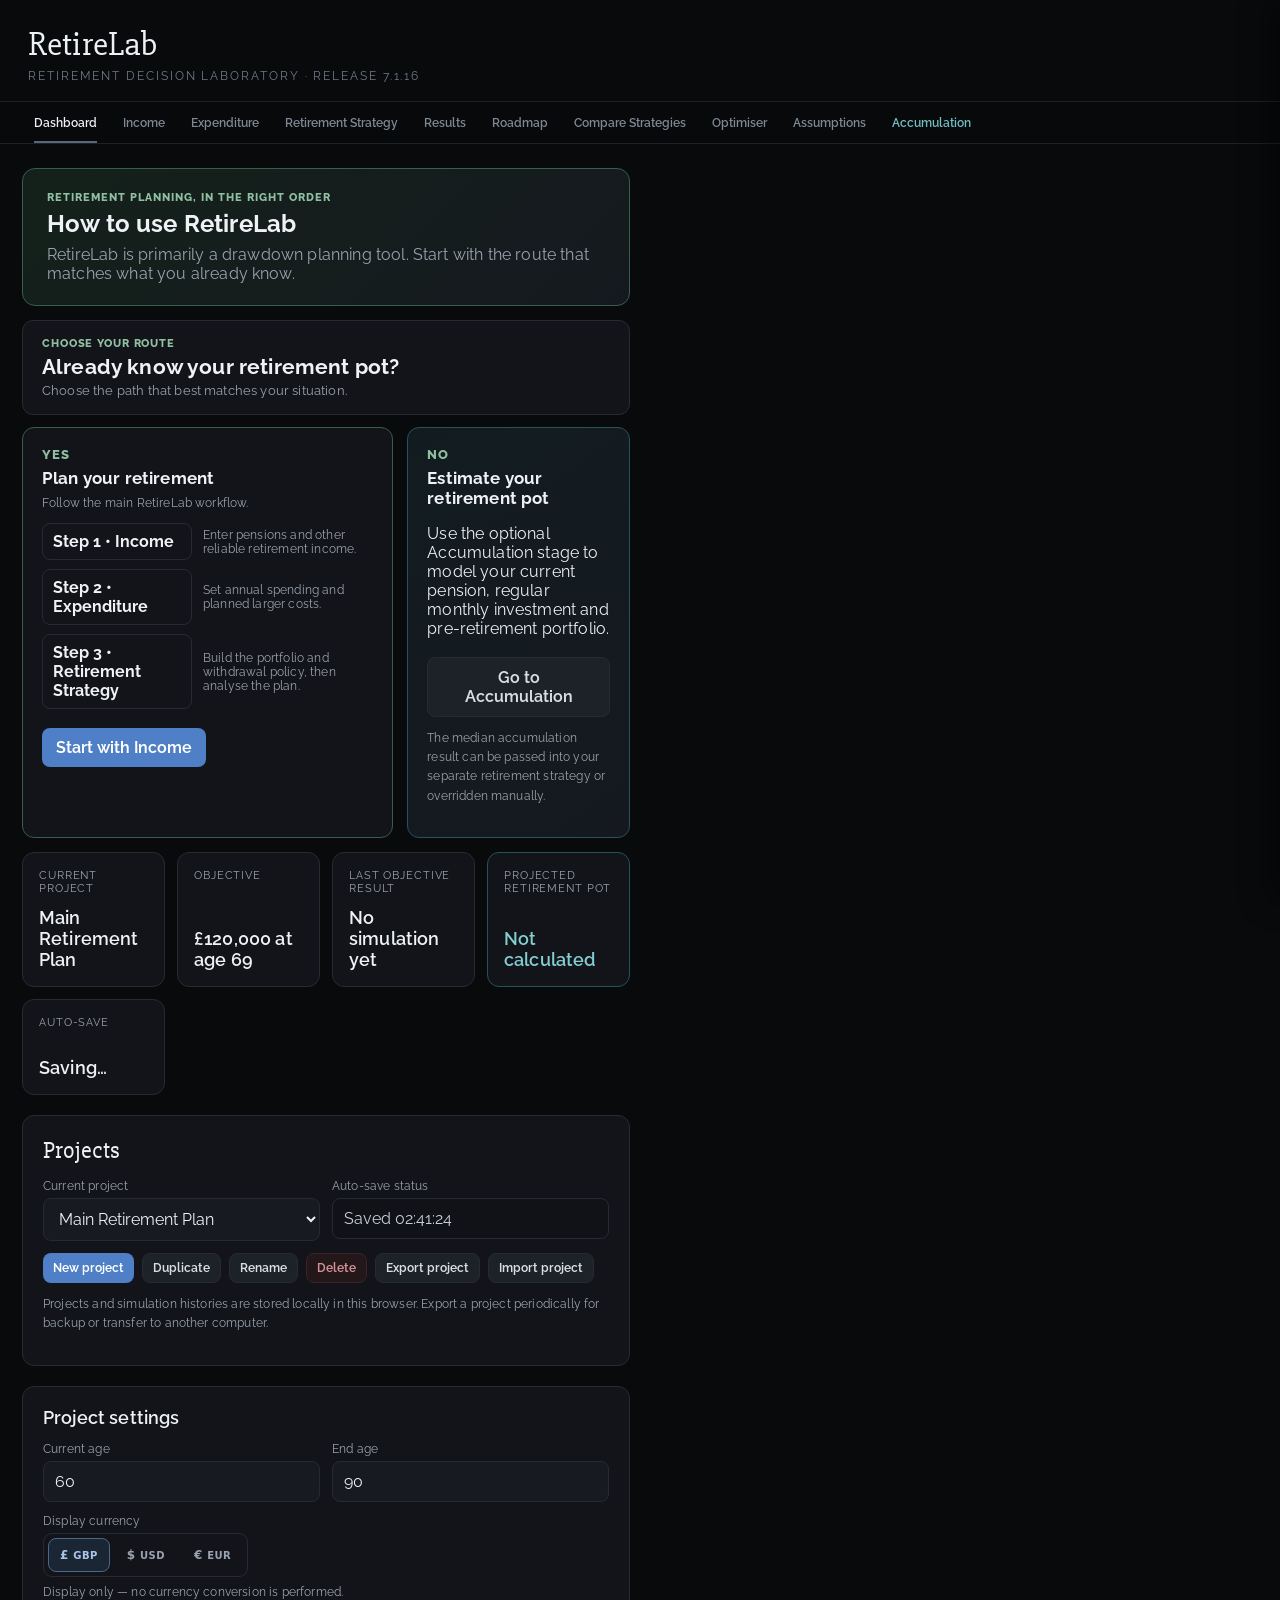
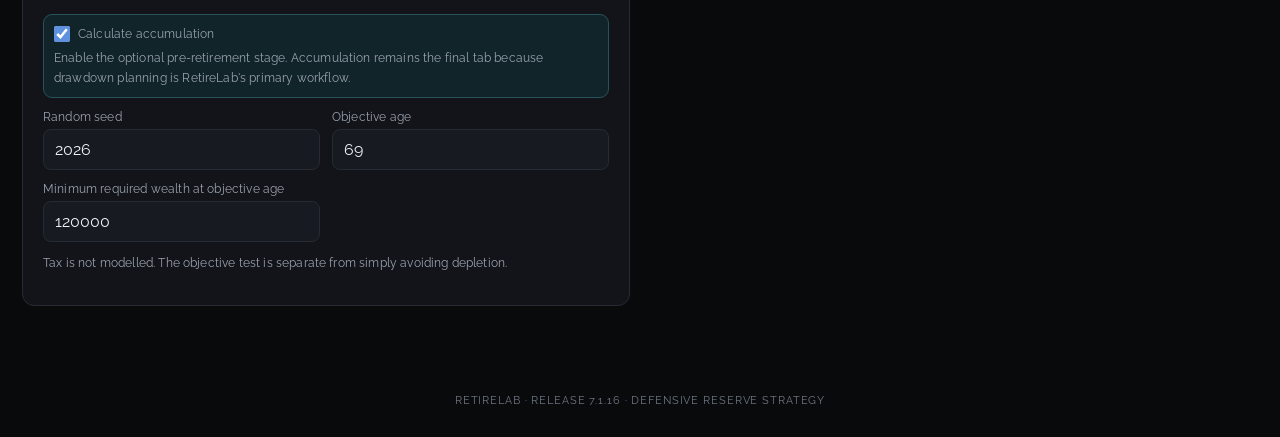
<file: index.html>
<!DOCTYPE html>

<html lang="en-GB">
<head>
<meta charset="utf-8"/>
<meta content="width=device-width,initial-scale=1" name="viewport"/>
<title>RetireLab 7.1.16</title>
<link href="css/style-1.css?v=7.1.16" rel="stylesheet"/>
<link href="css/style-2.css?v=7.1.16" rel="stylesheet"/>
<link href="css/style-3.css?v=7.1.16" rel="stylesheet"/>
<link href="css/style-4.css?v=7.1.16" rel="stylesheet"/>
<link href="css/style-5.css?v=7.1.16" rel="stylesheet"/><link href="css/annual-review.css?v=7.1.16" rel="stylesheet"/></head>
<body>
<header><h1>RetireLab</h1><p>Retirement Decision Laboratory · Release 7.1.16</p></header><nav aria-label="RetireLab sections" class="tabbar">
<button class="tabbtn active" data-tab="dashboard" type="button">Dashboard</button>
<button class="tabbtn" data-tab="income" type="button">Income</button>
<button class="tabbtn" data-tab="expenditure" type="button">Expenditure</button>
<button class="tabbtn" data-tab="strategy" type="button">Retirement Strategy</button>
<button class="tabbtn" data-tab="results" type="button">Results</button>
<button class="tabbtn" data-tab="annual-review" type="button">Roadmap</button>
<button class="tabbtn" data-tab="comparison" type="button">Compare Strategies</button>
<button class="tabbtn" data-tab="optimiser" type="button">Optimiser</button>
<button class="tabbtn" data-tab="assumptions" type="button">Assumptions</button>
<button class="tabbtn accumulation-tab-button" data-tab="accumulation" type="button">Accumulation</button>
</nav>
<main><div class="grid"><div class="tabpanel active" data-panel="dashboard">
<section class="dashboard-welcome">
<div>
<span class="dashboard-welcome-kicker">Retirement planning, in the right order</span>
<h2>How to use RetireLab</h2>
<p>RetireLab is primarily a drawdown planning tool. Start with the route that matches what you already know.</p>
</div>
</section>

<section class="getting-started-choice">
<div class="getting-started-question">
<span>Choose your route</span>
<h2>Already know your retirement pot?</h2>
<p>Choose the path that best matches your situation.</p>
</div>

<div class="getting-started-grid">
<article class="getting-started-card retirement-route">
<span class="route-answer">Yes</span>
<h3>Plan your retirement</h3>
<p class="route-summary">Follow the main RetireLab workflow.</p>
<ol>
<li><button data-goto="income" type="button">Step 1 • Income</button><span>Enter pensions and other reliable retirement income.</span></li>
<li><button data-goto="expenditure" type="button">Step 2 • Expenditure</button><span>Set annual spending and planned larger costs.</span></li>
<li><button data-goto="strategy" type="button">Step 3 • Retirement Strategy</button><span>Build the portfolio and withdrawal policy, then analyse the plan.</span></li>
</ol>
<button class="primary route-action" data-goto="income" type="button">Start with Income</button>
</article>

<article class="getting-started-card accumulation-route">
<div class="accumulation-route-inner">
<span class="route-answer">No</span>
<h3>Estimate your retirement pot</h3>
<p>Use the optional Accumulation stage to model your current pension, regular monthly investment and pre-retirement portfolio.</p>
<button class="secondary route-action" data-goto="accumulation" type="button">Go to Accumulation</button>
<p class="note">The median accumulation result can be passed into your separate retirement strategy or overridden manually.</p>
</div>
</article>
</div>
</section>

<section class="dashboard-summary" id="dashboardSummary">
<div class="summary-item"><span class="summary-label">Current project</span><span class="summary-value" id="dashProject">Main Retirement Plan</span></div>
<div class="summary-item"><span class="summary-label">Objective</span><span class="summary-value" id="dashObjective">£120,000 at age 69</span></div>
<div class="summary-item"><span class="summary-label">Last objective result</span><span class="summary-value" id="dashLastResult">No simulation yet</span></div>
<div class="summary-item accumulation-summary-item"><span class="summary-label">Projected retirement pot</span><span class="summary-value" id="dashAccumulationPot">Not calculated</span></div>
<div class="summary-item"><span class="summary-label">Auto-save</span><span class="summary-value" id="dashSaveStatus">On</span></div>
</section>

<section class="card full" id="projectManagerCard">
<h2>Projects</h2>
<div class="fields">
<div><label>Current project</label><select id="projectSelector"></select></div>
<div><label>Auto-save status</label><input id="autoSaveStatus" readonly="" type="text" value="Preparing…"/></div>
</div>
<div class="toolbar">
<button class="primary small" id="newProjectBtn" type="button">New project</button>
<button class="secondary small" id="duplicateProjectBtn" type="button">Duplicate</button>
<button class="ghost small" id="renameProjectBtn" type="button">Rename</button>
<button class="danger small" id="deleteProjectBtn" type="button">Delete</button>
<button class="ghost small" id="exportProjectBtn" type="button">Export project</button>
<button class="ghost small" id="importProjectBtn" type="button">Import project</button>
<input accept=".json,application/json" class="hidden" id="importProjectFile" type="file"/>
</div>
<p class="note">Projects and simulation histories are stored locally in this browser. Export a project periodically for backup or transfer to another computer.</p>
</section>

<section class="card full">
<h2>Project settings</h2>
<div class="fields dashboard-project-fields">
<div><label>Current age</label><input id="currentAge" max="89" min="18" type="number" value="60"/></div>
<div><label>End age</label><input id="endAge" max="110" min="50" type="number" value="90"/></div>
<div class="currency-setting"><label>Display currency</label><div class="currency-selector" id="currencySelector" role="group" aria-label="Display currency">
<button class="currency-option active" data-currency="GBP" type="button">£ <span>GBP</span></button>
<button class="currency-option" data-currency="USD" type="button">$ <span>USD</span></button>
<button class="currency-option" data-currency="EUR" type="button">€ <span>EUR</span></button>
</div><p class="note">Display only — no currency conversion is performed.</p></div>
<div class="accumulation-dashboard-setting">
<label class="form-check form-switch"><input checked="" class="form-check-input" id="calculateAccumulation" type="checkbox"/><span class="form-check-label">Calculate accumulation</span></label>
<p class="note">Enable the optional pre-retirement stage. Accumulation remains the final tab because drawdown planning is RetireLab's primary workflow.</p>
</div>
<div><label>Random seed</label><input id="seed" type="number" value="2026"/></div>
<div><label>Objective age</label><input id="objectiveAge" min="0" step="1" type="number" value="69"/></div>
<div><label>Minimum required wealth at objective age</label><input id="objectiveTarget" min="0" step="1000" type="number" value="120000"/></div>
</div>
<p class="note">Tax is not modelled. The objective test is separate from simply avoiding depletion.</p>
</section>

<!-- Kept for project compatibility; controlled from Retirement Strategy in 7.0 -->
<select class="hidden" id="simCount" aria-hidden="true"><option value="5000">5,000</option><option selected="" value="10000">10,000</option><option value="25000">25,000</option><option value="50000">50,000</option></select>
<button class="hidden" id="saveBtn" type="button">Save inputs</button>
<button class="hidden" id="loadBtn" type="button">Load saved inputs</button>
<button class="hidden" id="resetBtn" type="button">Reset</button>
<button class="hidden" id="rebalanceBtn" type="button">Find a better CORE allocation</button>
</div><div class="tabpanel accumulation-panel" data-panel="accumulation">
<section class="accumulation-hero">
<div><span class="accumulation-eyebrow">Optional • Accumulation</span><h2>Accumulation</h2><p>Project how your current pension and regular investment might grow before retirement. This portfolio is independent of your retirement CORE strategy.</p></div>
<div class="accumulation-phase-badge">BUILD</div>
</section>
<div class="accumulation-disabled-overlay hidden" id="accumulationDisabled"><div><h3>Accumulation calculation is switched off</h3><p>Enable <strong>Calculate accumulation</strong> on the Dashboard to use this stage.</p><button class="primary" data-goto="dashboard" type="button">Open Dashboard</button></div></div>
<section class="card full accumulation-card">
<h2>Current position and contributions</h2>
<div class="fields accumulation-fields">
<div><label>Current age</label><input id="accumulationCurrentAge" min="18" max="89" type="number" value="56"/></div>
<div><label>Planned retirement age</label><input id="accumulationRetirementAge" min="19" max="90" type="number" value="59"/></div>
<div><label>Current pension value</label><input id="accumulationCurrentPot" min="0" step="1000" type="number" value="150000"/></div>
<div><label>Regular monthly pension investment</label><input id="accumulationMonthlyContribution" min="0" step="50" type="number" value="1000"/><p class="note">Include the total amount that reaches your pension each month, including your own contributions, employer contributions and any tax relief or rebates.</p></div>
<div><label>Continue investing until age</label><input id="accumulationContributionEndAge" min="18" max="90" type="number" value="59"/></div>
<div><label class="form-check form-switch"><input class="form-check-input" id="accumulationIndexContributions" type="checkbox"/><span class="form-check-label">Increase investment with inflation</span></label><p class="note">Uses the inflation assumption from the Assumptions tab.</p></div>
</div>
</section>
<section class="card full accumulation-card">
<div class="accumulation-section-heading"><div><h2>Accumulation portfolio</h2><p class="note">Separate from the retirement portfolio. Allocations should total 100%.</p></div><div class="toolbar"><button class="primary small" id="openAccumulationLibrary" type="button">Fund Library</button><button class="secondary small" id="normaliseAccumulation" type="button">Normalise to 100%</button></div></div>
<div class="table-wrap"><table class="accumulation-fund-table" id="accumulationFundTable"><thead><tr><th>Fund</th><th>Allocation</th><th>Expected return</th><th>Volatility</th><th>Correlation proxy</th><th></th></tr></thead><tbody></tbody><tfoot><tr><th>Total</th><th id="accumulationAllocationTotal">100.0%</th><th colspan="4"></th></tr></tfoot></table></div>
<div class="fund-library hidden accumulation-library" id="accumulationFundLibrary"><div class="fund-library-header"><div><h3>Accumulation Fund Library</h3><p>Choose funds for the pre-retirement portfolio.</p></div><button class="ghost small" id="closeAccumulationLibrary" type="button">Close</button></div><div class="fund-library-search-row"><input id="accumulationLibrarySearch" placeholder="Search funds, providers or categories" type="search"/><button class="secondary small" id="showAccumulationCustomFund" type="button">Add custom fund</button></div><div class="fund-library-tree" id="accumulationLibraryTree"></div><div class="fund-builder hidden" id="accumulationFundBuilder"><h4>Custom accumulation fund</h4><div class="fields"><div><label>Fund name</label><input id="accumulationNewFundName" type="text"/></div><div><label>Expected return (%)</label><input id="accumulationNewFundReturn" type="number" step="0.1" value="7.0"/></div><div><label>Volatility (%)</label><input id="accumulationNewFundVolatility" type="number" step="0.1" value="15.0"/></div></div><div class="toolbar"><button class="primary small" id="confirmAccumulationFund" type="button">Add fund</button><button class="ghost small" id="cancelAccumulationFund" type="button">Cancel</button></div></div></div>
</section>
<section class="card full accumulation-card accumulation-results-card">
<div class="accumulation-section-heading"><div><h2>Projected retirement pot</h2><p class="note">Run a separate Monte Carlo projection from the current age to the planned retirement age.</p></div><button class="accumulation-run-button" id="runAccumulation" type="button">Run accumulation projection</button></div>
<div class="accumulation-result-grid">
<article><span>Conservative</span><strong id="accumulationP10">—</strong><small>10th percentile</small></article>
<article class="median"><span>Expected</span><strong id="accumulationMedian">—</strong><small>Median · half finish above</small></article>
<article><span>Optimistic</span><strong id="accumulationP90">—</strong><small>90th percentile</small></article>
</div>
<div class="accumulation-chart-wrap"><canvas id="accumulationChart" aria-label="Accumulation projection chart"></canvas><div class="accumulation-chart-tooltip hidden" id="accumulationChartTooltip"></div></div>
<div class="accumulation-breakdown" id="accumulationBreakdown"><span>Total invested: —</span><span>Median investment growth: —</span></div>
<p class="note">The Expected value is the median of all simulated paths. Half of the simulations finish above it and half below it.</p>
</section>
</div><div class="tabpanel" data-panel="income">
<section class="workflow-page-header retirement-workflow-header">
<span>Step 1 • Income</span>
<h2>Income</h2>
<p>Enter pensions and other reliable retirement income.</p>
</section>
<section class="card full">
<div class="table-wrap"><table id="incomeTable"><thead><tr><th>Name</th><th>Annual net income (£)</th><th>Amount basis</th><th>Start age</th><th>End age</th><th>Annual indexation (%)</th><th></th></tr></thead><tbody></tbody></table></div>
<div class="toolbar"><button class="secondary small" id="addIncome">Add income</button></div>
<div class="alert" style="margin-top:12px">
For each later-starting income, choose whether the amount entered is <strong>today's-money value</strong> or the <strong>cash amount expected when it starts</strong>.
“Amount at commencement” is the default. The app does not inflate that figure before the start date; indexation begins once the income starts.
</div>
</section>

</div><div class="tabpanel" data-panel="expenditure">
<section class="workflow-page-header retirement-workflow-header">
<span>Step 2 • Expenditure</span>
<h2>Expenditure</h2>
<p>Set regular annual spending and any planned larger costs.</p>
</section>
<section class="card full expenditure-basics-card">
<h2>Annual expenditure</h2>
<p class="note">Enter spending manually or ask RetireLab to estimate the maximum compatible with your chosen success threshold.</p>

<select class="hidden" id="expenditureMode" aria-hidden="true"><option value="manual">Manual</option><option value="objective">Objective</option><option value="plan">Plan</option></select><div class="expenditure-mode-grid" role="radiogroup" aria-label="Annual expenditure mode">
<label class="expenditure-mode-option">
<input checked="" name="expenditureMode" type="radio" value="manual"/>
<span><strong>Enter manually</strong><small>Use the annual amount you choose.</small></span>
</label>
<label class="expenditure-mode-option">
<input name="expenditureMode" type="radio" value="objective"/>
<span><strong>Maximise for objective success</strong><small>Protect the required wealth at the objective age.</small></span>
</label>
<label class="expenditure-mode-option">
<input name="expenditureMode" type="radio" value="plan"/>
<span><strong>Maximise for plan success</strong><small>Fund the plan through its final required expenditure.</small></span>
</label>
</div>

<div class="fields expenditure-input-fields">
<div><label>Annual spending need (today's money)</label><input id="annualSpending" min="0" step="50" type="number" value="40000"/></div>
<div><label>Spending indexation</label><select id="spendingIndex"><option selected="" value="inflation">Inflation-linked</option><option value="fixed">Fixed nominal amount</option></select></div>
</div>

<div class="expenditure-optimiser-panel hidden" id="expenditureOptimiserPanel">
<div class="fields expenditure-optimiser-fields">
<div><label>Required success (%)</label><input id="expenditureSuccessTarget" min="1" max="99.9" step="0.1" type="number" value="95.0"/></div>
<div><label>Search tolerance</label><input id="expenditureSearchTolerance" readonly="" type="text" value="£50"/></div>
</div>
<div class="toolbar">
<button class="primary" id="calculateMaximumExpenditure" type="button">Calculate Maximum Expenditure</button>
</div>
<div class="expenditure-optimiser-progress hidden" id="expenditureOptimiserProgress" aria-live="polite">
<div class="run-progress-track"><div class="run-progress-bar" id="expenditureOptimiserProgressBar"></div></div>
<div class="run-status" id="expenditureOptimiserProgressText">Preparing optimisation…</div>
</div>
<div class="expenditure-optimiser-result hidden" id="expenditureOptimiserResult">
<div class="expenditure-result-main"><span>Maximum annual expenditure</span><strong id="maximumExpenditureResult">—</strong></div>
<div class="expenditure-result-details">
<div><span>Target</span><strong id="expenditureTargetSummary">—</strong></div>
<div><span>Modelled result</span><strong id="expenditureAchievedSummary">—</strong></div>
<div><span>Fixed path population</span><strong id="expenditurePathSummary">—</strong></div>
</div>
<p class="note" id="expenditureOptimiserExplanation"></p>
</div>
<div class="alert expenditure-optimiser-stale hidden" id="expenditureOptimiserStale">
The optimised expenditure is out of date because a material plan input has changed. Recalculate before relying on it.
</div>
</div>

<p class="note">RetireLab does not calculate tax. Optimisation uses the same complete set of simulated lifetimes for every spending trial, so only the spending amount changes during the search.</p>
</section>
<section class="card full">
<h2>Large expenditures and financing</h2>
<div class="table-wrap"><table id="expenseTable"><thead><tr><th>Description</th><th>Total cost (£)</th><th>Start age</th><th>Financing term (years)</th><th>Inflation-linked?</th><th></th></tr></thead><tbody></tbody></table></div>
<div class="toolbar"><button class="secondary small" id="addExpense">Add expenditure</button></div>
</section>

</div><div class="tabpanel" data-panel="strategy">
<section class="workflow-page-header retirement-workflow-header">
<span>Step 3 • Retirement Strategy</span>
<h2>Retirement Strategy</h2>
<p>Choose the retirement portfolio, Bridge Cash policy and withdrawal rules to analyse.</p>
</section>
<section class="card full retirement-handoff-card" id="retirementHandoffCard">
<div class="retirement-handoff-phase"><span>Retirement begins</span><strong>MANAGE</strong></div>
<div class="retirement-handoff-content"><div><h2>Retirement starting portfolio</h2><p class="note">Choose whether drawdown begins with the median accumulation result or a retirement pot you enter yourself.</p></div>
<div class="retirement-handoff-controls"><label class="form-check form-switch"><input checked="" class="form-check-input" id="useAccumulationMedian" type="checkbox"/><span class="form-check-label">Use median pot from accumulation</span></label><div><label>Retirement starting pot</label><input id="retirementPotOverride" min="0" step="1000" type="number" value="210000"/></div><div class="retirement-handoff-value"><span>Applied to Strategy</span><strong id="retirementPotApplied">£210,000</strong></div></div></div>
</section><section class="card full" id="portfolioStructureCard">
<h2>Portfolio structure</h2>
<div class="portfolio-structure-grid">
<div class="portfolio-structure-controls">
<div class="fields" id="portfolioStructureFields"><div><label>Total SIPP value (£)</label><input id="sippTotal" min="0" step="1000" type="number" value="210000"/></div><div><label>Starting SIPP cash (£)</label><input id="cashStart" min="0" step="1000" type="number" value="48000"/></div><div><label>Calculated CORE value (£)</label><input id="calculatedCore" readonly="" type="text" value="£162,000"/></div></div>
<div class="alert" id="sippBreakdownMirror" style="margin-top:12px"></div>
</div>
<div class="portfolio-pie-wrap">
<canvas aria-label="Portfolio allocation pie chart" height="360" id="portfolioPieChart" width="520"></canvas>
<div class="portfolio-pie-legend" id="portfolioPieLegend"></div>
</div>
</div>
</section><section class="card full">
<h2>CORE fund allocation</h2>
<div class="table-wrap"><table id="fundTable">
<thead><tr><th>Fund</th><th>Value (£)</th><th>Allocation (%)</th><th>Defensive reserve</th><th>Details</th><th></th></tr></thead>
<tbody></tbody>
<tfoot><tr><th>CORE total</th><th id="portfolioTotal">£0</th><th id="allocationTotal">100.0%</th><th></th><th></th><th></th></tr></tfoot>
</table></div>
<div class="toolbar"><button class="primary small" id="addFundBtn" type="button">Fund Library</button>
<button class="secondary small" id="equaliseBtn">Equalise to 25% each</button>
<button class="ghost small" id="normaliseBtn">Normalise to 100%</button>
<span class="note">Enter fund values or percentages here. Investment assumptions are edited only on the Assumptions tab.</span>
</div>
<section aria-labelledby="fundLibraryTitle" class="fund-library hidden" id="fundLibrary">
<div class="fund-library-header">
<div>
<div class="annual-review-kicker">Curated portfolio building</div>
<h3 id="fundLibraryTitle">Fund Library</h3>
<p class="note">Choose a widely used fund or tracker to add its RetireLab planning defaults. Returns and volatility remain editable on the Assumptions tab.</p>
</div>
<button class="ghost small" id="closeFundLibraryBtn" type="button">Close</button>
</div>
<div class="fund-library-tools">
<label class="fund-library-search-label">Search library
      <input id="fundLibrarySearch" placeholder="Fund, provider, market or ticker" type="search"/>
</label>
<button class="secondary small" id="showCustomFundBtn" type="button">Add your own fund</button>
</div>
<div class="fund-library-tree" id="fundLibraryTree"></div>
<div class="fund-custom-panel hidden" id="fundBuilder">
<div class="fund-library-category-heading">
<div><h4>Add a custom fund</h4><p class="note">Use this when the holding is not in the curated library.</p></div>
<button class="ghost small" id="cancelFundBtn" type="button">Cancel</button>
</div>
<div class="fields">
<div><label>Fund name</label><input id="newFundName" placeholder="e.g. Vanguard Global Bond Index" type="text"/></div>
<div><label>Expected nominal return (%)</label><input id="newFundReturn" step="0.1" type="number" value="7.0"/></div>
<div><label>Expected volatility (%)</label><input id="newFundVolatility" min="0" step="0.1" type="number" value="15.0"/></div>
<div><label>Starting value (£)</label><input id="newFundValue" min="0" step="1000" type="number" value="0"/></div>
</div>
<div class="toolbar"><button class="primary small" id="confirmFundBtn" type="button">Add custom fund</button></div>
<p class="note">Custom funds appear on the Assumptions tab as “User Defined”.</p>
</div>
</section>
<div class="alert hidden" id="allocationWarning" style="margin-top:12px"></div>
<div class="portfolio-stats" id="portfolioStats">
<div class="statbox"><div class="k">Expected nominal return</div><div class="v" id="portReturn">—</div></div>
<div class="statbox"><div class="k">Expected real return</div><div class="v" id="portRealReturn">—</div></div>
<div class="statbox"><div class="k">Expected volatility</div><div class="v" id="portVol">—</div></div>
<div class="statbox"><div class="k">CORE allocation total</div><div class="v" id="portAlloc">—</div></div>
</div>

<section class="diversification-panel" id="diversificationPanel" aria-labelledby="diversificationTitle">
  <div class="diversification-header">
    <div>
      <div class="annual-review-kicker">Portfolio screening</div>
      <h3 id="diversificationTitle">Diversification check</h3>
      <p class="note">A mandate-based screen for concentration and likely overlap. It is not a look-through analysis of current underlying holdings.</p>
    </div>
    <div class="diversification-score-wrap">
      <span class="diversification-score-label">Diversification score</span>
      <strong id="diversificationScore">—</strong>
      <span class="diversification-rating" id="diversificationRating">Waiting for portfolio</span>
    </div>
  </div>
  <div class="diversification-dimensions" id="diversificationDimensions"></div>
  <div class="diversification-warning-list" id="diversificationWarnings"></div>
  <div class="diversification-coverage" id="diversificationCoverage"></div>
  <p class="diversification-disclaimer">RetireLab diversification ratings should not be taken as advice. Always examine your selected funds for underlying asset concentration.</p>
</section>

<p class="note">Defaults are researched forward-looking planning assumptions. Returns are nominal, after the fund's published ongoing charge where practical, but before inflation. You can still override them.</p>
</section><section class="card full">
<h2>Retirement withdrawal strategy</h2>
<div class="fields strategy-general-fields">
<div><label>Cash interest rate (%)</label><input id="cashRate" step="0.1" type="number" value="3.0"/></div>
<div><label>CORE return trigger (%)</label><input id="cashTrigger" step="0.1" type="number" value="5.0"/></div>
<div><label>Withdrawal strategy review frequency</label><select id="reviewFrequency"><option selected="" value="annual">Annual</option><option value="monthly">Monthly rolling 12 months</option></select></div>
<div><label>How CORE sales are taken</label><select id="saleMethod"><option selected="" value="equal">Equal £ amount from each fund</option><option value="proportional">Proportionally from all funds</option><option value="overweight">From the most overweight fund first</option></select></div>
</div>
<div class="strategy-policy-grid">
<div class="strategy-policy-box">
<div class="strategy-policy-title"><h3>Weak CORE years</h3><button aria-label="Explain weak CORE year rule" class="strategy-help" data-help="weak" type="button">?</button></div>
<label>When CORE return is at or below trigger</label>
<select id="badYearRule"><option selected="" value="cash_first">Use cash first, then CORE if cash runs out</option><option value="cash_defensive">Use cash, then defensive reserve, then CORE</option><option value="core_first">Use CORE first</option></select>
<p class="note">The minimum cash reserve does not restrict essential spending in a weak year. For the defensive-reserve option, tick the fund(s) to use as a second-stage buffer in the CORE allocation table.</p>
<div aria-live="polite" class="strategy-help-popover hidden" id="strategyHelp-weak" role="status"></div></div>
<div class="strategy-policy-box bridge-cash-policy">
<div class="strategy-policy-title"><h3>Strong CORE years &amp; Bridge Cash</h3><button aria-label="Explain strong CORE year and Bridge Cash rules" class="strategy-help" data-help="strong" type="button">?</button></div>
<label>When CORE return is above trigger</label>
<select id="goodYearRule">
<option selected="" value="trigger_amount">Use up to trigger % of start-of-year CORE; rest from Bridge Cash</option>
<option value="actual_gain">Use up to the actual annual gain; rest from Bridge Cash</option>
<option value="all_core">Use CORE for the full spending shortfall</option>
</select>

<div class="cash-policy-section">
<h4>Bridge Cash target</h4>
<div class="cash-policy-inline">
<select aria-label="Bridge Cash target unit" id="cashTargetMode">
<option selected="" value="amount">£ amount</option>
<option value="percent">% of remaining portfolio</option>
</select>
<input aria-label="Bridge Cash target value" id="cashTargetValue" min="0" step="1000" type="number" value="0"/>
</div>
</div>

<div class="cash-policy-section cash-policy-switch-row">
<label class="form-check form-switch">
<input checked="" class="form-check-input" id="cashRefillEnabled" type="checkbox"/>
<span class="form-check-label">Refill Bridge Cash in strong years</span>
</label>
</div>

<div class="cash-policy-section" id="cashRefillControls">
<h4>Maximum annual refill</h4>
<div class="cash-policy-inline">
<select aria-label="Maximum annual refill unit" id="cashRefillMaxMode">
<option selected="" value="amount">£ amount</option>
<option value="percent">% of CORE</option>
</select>
<input aria-label="Maximum annual refill value" id="cashRefillMaxValue" min="0" step="1000" type="number" value="10000"/>
</div>
<p class="note">Set to 0 for no annual cap. Refill sales remain within the CORE amount permitted by the selected strong-year rule.</p>
</div>

<div class="cash-policy-section">
<h4>Minimum Bridge Cash to retain while funding spending</h4>
<div class="cash-policy-inline">
<select aria-label="Minimum Bridge Cash unit" id="cashFloorMode">
<option selected="" value="amount">£ amount</option>
<option value="percent">% of remaining portfolio</option>
</select>
<input aria-label="Minimum Bridge Cash value" id="cashFloor" min="0" step="1000" type="number" value="0"/>
</div>
<p class="note">This reserve is protected where possible in strong years. Essential spending can still use it in weak years.</p>
</div>

<div aria-live="polite" class="strategy-help-popover hidden" id="strategyHelp-strong" role="status"></div></div>
</div>
<p class="note">The model reviews this withdrawal policy annually by default.</p>
</section>
<section class="card full strategy-analysis-card">
<div class="workflow-stage-heading"><span>Final step</span><div><h2>Analyse your retirement plan</h2><p class="note">Run the model only after completing Income, Expenditure and Retirement Strategy.</p></div></div>

<div class="simulation-speed-block">
<div class="simulation-speed-title">
<div><h3>Simulation speed</h3><p class="note">Choose how many simulated lifetimes RetireLab examines.</p></div>
<button class="strategy-help" id="simulationSpeedHelp" aria-label="Explain simulation speed" type="button">?</button>
</div>
<div class="simulation-speed-options" role="radiogroup" aria-label="Simulation speed">
<label><input name="simulationSpeed" type="radio" value="5000"/><span><strong>Faster</strong><small>Fewer simulated lifetimes</small></span></label>
<label><input checked="" name="simulationSpeed" type="radio" value="10000"/><span><strong>Standard</strong><small>Recommended</small></span></label>
<label><input name="simulationSpeed" type="radio" value="25000"/><span><strong>Slower</strong><small>More simulated lifetimes</small></span></label>
</div>
<div class="strategy-help-popover hidden" id="simulationSpeedPopover" role="status">
<strong>What changes?</strong>
<p>Faster completes more quickly. Slower examines more simulated lifetime paths and may reduce random variation between runs, but it does not make markets more predictable or the underlying assumptions more certain.</p>
</div>
</div>

<div class="toolbar strategy-analysis-actions">
<button class="primary analyse-plan-button" id="runBtn" type="button">Analyse My Retirement Plan</button>
<button class="secondary view-results-btn" disabled="disabled" type="button">View Results</button>
<button class="secondary" id="strategyOptimiseBtn" type="button">Find a better CORE allocation</button>
</div>
<div aria-live="polite" class="run-feedback" data-run-feedback="0">
<div class="run-progress-track"><div class="run-progress-bar"></div></div>
<div class="run-status">Ready to analyse</div>
</div>
<p class="note">Runs Monte Carlo simulations using the current Income, Expenditure, Retirement Strategy and Assumptions.</p>
</section>
</div><div class="tabpanel" data-panel="results"><section class="card full hidden" id="resultsCard">
<h2>Results</h2>
<div class="summary"><div class="metric"><div class="label">Objective met</div><div class="value" id="objectiveProb">—</div></div><div class="metric"><div class="label">Median above / below target</div><div class="value" id="objectiveGap">—</div></div>
<div class="metric"><div class="label">Plan success</div><div class="value" id="successProb">—</div></div>
<div class="metric"><div class="label">Survival to end age</div><div class="value" id="survivalProb">—</div></div>
<div class="metric"><div class="label">10th percentile wealth at end age</div><div class="value" id="p10">—</div></div>
<div class="metric"><div class="label">Median wealth at end age</div><div class="value" id="median">—</div></div>
<div class="metric"><div class="label">90th percentile wealth at end age</div><div class="value" id="p90">—</div></div>
<div class="metric"><div class="label">Median cash at end age</div><div class="value" id="medianCash">—</div></div>
</div>
<h3>Total wealth through time</h3><div class="chart-toolbar"><button class="ghost small" id="expandMainChart" type="button">Expand chart</button></div><canvas height="360" id="chart" width="1100"></canvas>
<p class="note">Total wealth is CORE plus cash. The success test remains: do not run out before the final large expenditure has finished.</p>
</section>
<section class="card full sim-history">
<h3>Simulation history</h3>
<div id="simulationHistory">
<div class="empty-history" id="emptySimulationHistory">Run the model to create Simulation 1.</div>
</div>
</section>
</div><div class="tabpanel" data-panel="annual-review">
<section class="roadmap-shell">
<div class="roadmap-topbar">
<div>
<div class="annual-review-kicker">Median retirement roadmap</div>
<div class="roadmap-title-row">
<h2>Roadmap</h2>
<span class="annual-mode-badge">Planning Mode</span>
</div>
<p class="note">Use Median Market for a smooth planning baseline, or Example Lifetime to explore one seeded sequence of market and inflation outcomes.</p>
</div>
<div aria-label="Roadmap projection mode" class="roadmap-mode-panel">
<span class="roadmap-mode-label">Roadmap mode</span>
<div aria-label="Choose roadmap mode" class="roadmap-mode-buttons" role="group">
<button class="roadmap-mode-button active" id="roadmapModeMedian" type="button">Median Market</button>
<button class="roadmap-mode-button" id="roadmapModeExample" type="button">Example Lifetime</button>
</div>
<div class="roadmap-example-controls hidden" id="roadmapExampleControls">
<button aria-label="Previous example lifetime" class="ghost small" id="previousRoadmapSeed" type="button">‹</button>
<label>Example
      <input id="roadmapSeedNumber" min="1" step="1" type="number" value="1"/>
</label>
<button aria-label="Next example lifetime" class="ghost small" id="nextRoadmapSeed" type="button">›</button>
</div>
</div><button class="primary" id="refreshAnnualReview" type="button">Refresh roadmap</button>
</div>
<div class="roadmap-age-card">
<div class="roadmap-age-heading">
<div>
<span class="summary-label">Selected age</span>
<div class="annual-age-display" id="annualReviewAgeDisplay">Age —</div>
</div>
<div class="roadmap-year-status">
<span class="roadmap-status-badge" id="arYearBadge">—</span>
<span class="roadmap-prior-return" id="arPriorReturn">Previous CORE return —</span><span class="roadmap-mode-source" id="arModeSource">Median assumptions</span>
</div>
</div>
<div class="annual-age-strip" id="annualAgeStrip"></div>
</div>
<section class="roadmap-journey-card" aria-labelledby="roadmapJourneyTitle">
<div class="roadmap-journey-heading">
<div>
<span class="summary-label">Wealth remaining</span>
<h3 id="roadmapJourneyTitle">Roadmap projection</h3>
<p class="note" id="roadmapJourneyDescription">Refresh the roadmap to display the selected projection.</p>
</div>
<div class="roadmap-event-legend" aria-label="Roadmap chart legend">
<span><i class="roadmap-legend-dot expenditure-dot"></i>Planned expenditure</span>
<span><i class="roadmap-legend-dot income-dot"></i>Income begins</span>
<span><i class="roadmap-legend-dot selected-dot"></i>Selected age</span>
</div>
</div>
<div class="roadmap-chart-wrap" id="roadmapChartWrap">
<canvas id="roadmapWealthChart" role="img" aria-label="Wealth remaining across the selected Roadmap projection"></canvas>
<div class="roadmap-chart-tooltip hidden" id="roadmapChartTooltip"></div>
</div>
<p class="note roadmap-chart-note">Markers show planned large expenditures and the start of guaranteed-income streams. Click or tap a year to open it in the Roadmap.</p>
</section>
<div class="roadmap-flow">
<section class="roadmap-stage">
<div class="roadmap-stage-number">1</div>
<div class="roadmap-stage-content">
<h3>This year needs</h3>
<div class="roadmap-ledger">
<div><span>Normal spending</span><strong id="arNormalSpend">—</strong></div>
<div><span>Planned expenditure</span><strong id="arLargeSpend">—</strong></div>
<div><span>Guaranteed income</span><strong id="arIncome">—</strong></div>
<div class="roadmap-ledger-total"><span>From portfolio</span><strong id="arWithdrawal">—</strong></div>
</div>
<span class="hidden" id="arTotalSpend">—</span>
<p class="note" id="arPlanExplanation"></p>
</div>
</section>
<div class="roadmap-arrow">↓</div>
<section class="roadmap-stage roadmap-stage-funding">
<div class="roadmap-stage-number">2</div>
<div class="roadmap-stage-content">
<div class="roadmap-stage-heading">
<h3>Fund the year</h3>
<button class="ghost small roadmap-why-button" id="arWhyButton" type="button">Why?</button>
</div>
<div class="roadmap-funding-values">
<div class="roadmap-funding cash-funding">
<span>Cash</span>
<strong id="arCashTarget">—</strong>
<small id="arCashPct">—</small>
</div>
<div class="roadmap-funding core-funding">
<span>CORE</span>
<strong id="arCoreSale">—</strong>
<small id="arCorePct">—</small>
</div>
</div>
<div aria-label="Cash and CORE funding split" class="roadmap-funding-bar">
<div class="roadmap-cash-bar" id="arCashBar"></div>
<div class="roadmap-core-bar" id="arCoreBar"></div>
</div>
<div class="roadmap-why-panel hidden" id="arWhyPanel">
<p id="arActionExplanation"></p>
</div>
</div>
</section>
<div class="roadmap-arrow">↓</div>
<section class="roadmap-stage roadmap-actions-stage">
<div class="roadmap-stage-number">3</div>
<div class="roadmap-stage-content">
<div class="roadmap-stage-heading">
<div>
<h3>Year Start Financial Actions</h3>
<p class="note roadmap-actions-intro">Actions required after the preceding year's CORE return is known.</p>
</div>
<span class="roadmap-action-status" id="arActionStatus">Waiting for roadmap</span>
</div>
<div class="roadmap-action-list" id="arFinancialActions">
<div class="roadmap-action-row"><span class="roadmap-action-check">—</span><span>Refresh the roadmap to calculate this year's actions.</span></div>
</div>
<button class="roadmap-core-sales-toggle hidden" id="arCoreSalesToggle" type="button" aria-expanded="false">
<span>Execute CORE sales</span><strong id="arTotalCoreSale">—</strong><span class="roadmap-toggle-chevron">⌄</span>
</button>
<div class="roadmap-core-sales-panel hidden" id="arCoreSalesPanel">
<div class="roadmap-sale-purpose">
<div><span>For annual spending</span><strong id="arCoreForSpending">—</strong></div>
<div><span>For Bridge Cash refill</span><strong id="arCoreForRefill">—</strong></div>
<div class="roadmap-sale-purpose-total"><span>Total CORE sale</span><strong id="arCoreSaleTotalDetail">—</strong></div>
</div>
<div class="annual-sales-list" id="arFundSales"></div>
<p class="note" id="arSalesExplanation"></p>
</div>
</div>
</section>
<div class="roadmap-arrow">↓</div>
<section class="roadmap-stage">
<div class="roadmap-stage-number">4</div>
<div class="roadmap-stage-content">
<h3>Remaining Investment Portfolio</h3>
<div aria-label="Remaining investment portfolio after annual funding" class="roadmap-position-table" role="table">
<div class="roadmap-position-header" role="row">
<span role="columnheader">Component</span>
<span role="columnheader">After annual funding</span>
<span role="columnheader">Growth during year</span>
<span role="columnheader">End of year</span>
<span role="columnheader">Net change</span>
</div>
<div class="roadmap-position-row portfolio-row" role="row">
<div class="roadmap-position-component" role="rowheader"><strong>Remaining portfolio</strong><small>Bridge Cash + CORE</small></div>
<strong id="arPortfolio" role="cell">—</strong>
<div class="roadmap-movement" id="arPortfolioMovement" role="cell">—</div>
<strong id="arClosingPortfolio" role="cell">—</strong>
<div class="roadmap-change" id="arPortfolioChange" role="cell">—</div>
</div>
<div class="roadmap-position-row cash-row" role="row">
<div class="roadmap-position-component" role="rowheader"><strong>Bridge Cash</strong><small>Strategic reserve</small></div>
<strong id="arCash" role="cell">—</strong>
<div class="roadmap-movement" id="arCashMovement" role="cell">—</div>
<strong id="arClosingCash" role="cell">—</strong>
<div class="roadmap-change" id="arCashChange" role="cell">—</div>
</div>
<div class="roadmap-position-row core-row" role="row">
<div class="roadmap-position-component" role="rowheader"><strong>CORE</strong><small>Invested funds</small></div>
<strong id="arCore" role="cell">—</strong>
<div class="roadmap-movement" id="arCoreMovement" role="cell">—</div>
<strong id="arClosingCore" role="cell">—</strong>
<div class="roadmap-change" id="arCoreChange" role="cell">—</div>
<div class="roadmap-position-row shortfall-row hidden" id="arShortfallRow" role="row">
<div class="roadmap-position-component" role="rowheader"><strong>Unfunded plan balance</strong><small>Cumulative spending the portfolio could not fund</small></div>
<strong id="arOpeningShortfall" role="cell">—</strong>
<div class="roadmap-movement" id="arShortfallMovement" role="cell">—</div>
<strong id="arClosingShortfall" role="cell">—</strong>
<div class="roadmap-change" id="arShortfallChange" role="cell">—</div>
</div>
</div>
</div>
<p class="note" id="arPortfolioExplanation">This year's spending has already left the investment model. The remaining Bridge Cash and CORE balances are carried forward to the next review.</p>
</div>
</section>
</div>
</section>
</div>
<div class="tabpanel" data-panel="comparison">
<section class="card full comparison-hero">
<div>
<div class="comparison-kicker">Saved retirement scenarios</div>
<h2>Compare Strategies</h2>
<p class="note">Add up to four named strategies. Comparing a strategy does not change the active RetireLab inputs.</p>
</div>
</section>
<section class="card full">
<div class="strategy-slot-grid" id="strategySlotGrid">
<div class="strategy-slot" data-slot="0">
<div class="strategy-slot-head"><label for="compareSelectA">Strategy A</label><button aria-label="Remove Strategy A from comparison" class="icon-button clear-strategy-slot" data-slot="0" title="Remove from comparison" type="button">×</button></div>
<select id="compareSelectA"></select>
</div>
<div class="strategy-slot" data-slot="1">
<div class="strategy-slot-head"><label for="compareSelectB">Strategy B</label><button aria-label="Remove Strategy B from comparison" class="icon-button clear-strategy-slot" data-slot="1" title="Remove from comparison" type="button">×</button></div>
<select id="compareSelectB"></select>
</div>
<div class="strategy-slot" data-slot="2">
<div class="strategy-slot-head"><label for="compareSelectC">Strategy C</label><button aria-label="Remove Strategy C from comparison" class="icon-button clear-strategy-slot" data-slot="2" title="Remove from comparison" type="button">×</button></div>
<select id="compareSelectC"></select>
</div>
<div class="strategy-slot" data-slot="3">
<div class="strategy-slot-head"><label for="compareSelectD">Strategy D</label><button aria-label="Remove Strategy D from comparison" class="icon-button clear-strategy-slot" data-slot="3" title="Remove from comparison" type="button">×</button></div>
<select id="compareSelectD"></select>
</div>
</div>
</section>
<section class="card full">
<div class="comparison-section-heading">
<div><h2>Strategy comparison</h2><p class="note">All figures are the saved outputs from each strategy's own simulation.</p></div>
</div>
<div class="empty-history" id="comparisonEmpty">Save at least one simulation, then add it to a strategy slot.</div>
<div class="hidden" id="comparisonContent">
<div class="table-wrap strategy-comparison-wrap">
<table class="compare-table strategy-comparison-table">
<thead id="comparisonHead"></thead>
<tbody id="comparisonBody"></tbody>
</table>
</div>
<p class="note" id="strategyAllocationDifferenceNote"></p>
<div class="strategy-summary-grid" id="strategySummaryGrid"></div>
</div>
</section>
<section class="card full">
<div class="comparison-section-heading">
<div><h2>Saved strategy library</h2><p class="note">Add a strategy to the comparison or load its saved inputs into RetireLab. Loading is a separate, deliberate action.</p></div>
</div>
<div class="strategy-library" id="strategyLibrary"></div>
</section>
</div>
<div class="tabpanel" data-panel="optimiser">
<div class="card full" id="optimiserControls">
<h2>Optimiser constraints</h2>
<div class="fields">
<div>
<label>Minimum cash bucket (£)</label>
<input id="optimiserCashMin" min="0" step="1000" type="number" value="20000"/>
</div>
<div>
<label>Maximum cash bucket (£)</label>
<input id="optimiserCashMax" min="0" step="1000" type="number" value="80000"/>
</div>
<div>
<label>Cash test interval (£)</label>
<input id="optimiserCashStep" min="1000" step="1000" type="number" value="5000"/>
</div>
<div>
<label>Maximum allocation to any one fund (%)</label>
<input id="maxFundAllocation" max="100" min="25" step="1" type="number" value="40"/>
</div>
</div>
<p class="note">The optimiser will not suggest a fund weighting above the maximum you set. This is a concentration-risk control, not a prediction about any particular manager.</p>
<div class="hidden" id="optimiserProgressWrap" style="margin-top:14px">
<div class="note" id="optimiserProgressText">Preparing optimiser…</div>
<div style="height:12px;background:#e7ebf2;border-radius:999px;overflow:hidden;margin-top:6px">
<div id="optimiserProgressBar" style="height:100%;width:0%;background:#2f5bea;transition:width .15s ease"></div>
</div>
</div>
</div>
<section class="card full hidden" id="rebalCard">
<h2>Model-based allocation comparison</h2>
<div class="alert" id="rebalSummary"></div>
<div class="portfolio-stats" id="optimiserCashSummary" style="margin-top:14px">
<div class="statbox"><div class="k">Current cash</div><div class="v" id="optCurrentCash">—</div></div>
<div class="statbox"><div class="k">Suggested cash</div><div class="v" id="optSuggestedCash">—</div></div>
<div class="statbox"><div class="k">Current CORE</div><div class="v" id="optCurrentCore">—</div></div>
<div class="statbox"><div class="k">Suggested CORE</div><div class="v" id="optSuggestedCore">—</div></div>
</div>
<div class="table-wrap"><table><thead><tr><th>Fund</th><th>Current %</th><th>Suggested %</th><th>Suggested £</th><th>Buy / (sell)</th></tr></thead><tbody id="rebalBody"></tbody></table></div>
<div class="toolbar"><button class="primary small" id="applySuggested">Apply suggested allocation</button></div>
<p class="note">This is a model comparison, not regulated financial advice.</p>
</section></div><div class="tabpanel" data-panel="assumptions">
<div class="card full">
<h2>Investment research status</h2>
<div class="alert"><strong>Active portfolio assumptions:</strong> the table below now follows the funds currently loaded in Strategy.</div>
<p class="note">These figures combine current fund structure, published charges, available risk information and broad capital-market expectations. Exact fund-to-fund correlations remain characteristic-based proxies because a complete aligned monthly total-return dataset was not publicly available.</p>
<div class="table-wrap"><table id="activeFundResearchTable">
<thead><tr><th>Active fund</th><th>Category</th><th>Nominal return</th><th>Volatility</th><th>Source</th></tr></thead>
<tbody id="activeFundResearchBody"></tbody></table></div>
<div class="alert" style="margin-top:12px">Return, volatility and correlation assumptions are edited in the table below. User-added funds are marked “User Defined”.</div>
</div>
<section class="card full" id="fundAssumptionsEditor">
<h2>Fund assumptions</h2>
<p class="note">These are nominal returns before inflation. Changes here feed directly into the Monte Carlo model and optimiser.</p>
<div class="table-wrap">
<table id="assumptionsFundTable">
<thead>
<tr>
<th>Fund</th>
<th>Expected nominal return (%)</th>
<th>Volatility (%)</th>
<th>Correlation proxy</th>
<th>Confidence</th>
<th>Default</th></tr>
</thead>
<tbody></tbody>
</table>
</div>
</section>
<div class="alert"><strong>Investment-return figures are nominal, before inflation.</strong>
    They are still editable proxy assumptions in this beta and have not yet been replaced by the researched fund profiles.</div><section class="card">
<h2>Inflation assumptions</h2>
<div class="fields">
<div><label>Expected annual inflation (%)</label><input id="inflMean" step="0.1" type="number" value="2.5"/></div>
<div><label>Inflation volatility (%)</label><input id="inflVol" step="0.1" type="number" value="1.5"/></div>
</div>
</section><section class="card full">
<h2>Important limitations</h2>
<p class="note">
This version uses a correlated-normal Monte Carlo model with editable assumptions. The cash rule is applied mechanically.
It does not model tax, trading costs, fund fees separately, intra-year tax timing, changing correlations, or behavioural changes.
The annual CORE return used by the rule is the investment return before withdrawals.
</p>
</section></div></div></main>
<script src="js/engine-and-ui.js?v=7.1.16"></script><script src="js/fund-library.js?v=7.1.16-jupiter-library"></script><script src="js/accumulation.js?v=7.1.16"></script><script src="js/diversification.js?v=7.1.16"></script>
<div class="drawer-backdrop" id="fundBackdrop"></div>
<aside aria-hidden="true" class="drawer" id="fundDrawer">
<button class="close small" id="closeFundDrawer" type="button">Close</button>
<h2 id="drawerFundName">Fund details</h2>
<p class="note" id="drawerRole"></p>
<div class="drawer-grid">
<div class="drawer-item"><div class="k">Model type</div><div class="v" id="drawerType">—</div></div>
<div class="drawer-item"><div class="k">Expected nominal return</div><div class="v" id="drawerReturn">—</div></div>
<div class="drawer-item"><div class="k">Expected volatility</div><div class="v" id="drawerVol">—</div></div>
<div class="drawer-item"><div class="k">Confidence</div><div class="v" id="drawerConfidence">—</div></div>
<div class="drawer-item"><div class="k">Plausible return range</div><div class="v" id="drawerRange">—</div></div>
<div class="drawer-item"><div class="k">Equity exposure</div><div class="v" id="drawerEquity">—</div></div>
<div class="drawer-item"><div class="k">Defensive exposure</div><div class="v" id="drawerDefensive">—</div></div>
<div class="drawer-item"><div class="k">Published charge</div><div class="v" id="drawerOcf">—</div></div>
<div class="drawer-item"><div class="k">Last reviewed</div><div class="v" id="drawerReviewed">—</div></div>
</div>
<h3>Characteristics and assumptions</h3>
<p class="note" id="drawerNotes"></p>
<h3>Evidence used</h3>
<p class="note" id="drawerSources"></p>
<div class="alert"><strong>Important:</strong> expected return is a forward-looking planning assumption, not the fund's historical return and not a promise of future performance.</div>
</aside>
<script src="js/fund-research.js?v=7.1.16"></script>
<script src="js/quick-actions.js?v=7.1.16"></script>
<script src="js/simulation-history.js?v=7.1.16"></script>
<script src="js/comparison.js?v=7.1.16"></script>
<footer style="max-width:1220px;margin:0 auto 30px;padding:0 18px;color:#637083;font-size:12px;text-align:center">RetireLab · Release 7.1.16 · Defensive Reserve Strategy</footer>
<script src="js/projects-and-storage.js?v=7.1.16"></script>
<script src="js/dashboard.js?v=7.1.16"></script>
<script src="js/results-feedback.js?v=7.1.16"></script>
<div aria-hidden="true" class="chart-modal hidden" id="chartModal">
<div class="chart-modal-panel">
<div class="chart-modal-header">
<div>
<h2 id="chartModalTitle">Simulation chart</h2>
<p class="note">Move across the chart to inspect yearly values. Tap or click to pin a year.</p>
</div>
<button class="ghost small" id="closeChartModal" type="button">Close</button>
</div>
<canvas height="720" id="expandedChart" width="1400"></canvas>
</div>
</div>
<script src="js/interactive-charts.js?v=7.1.16"></script>
<script src="js/annual-review.js?v=7.1.16"></script><script src="js/workflow-7.js?v=7.1.16"></script><script src="js/expenditure-optimiser.js?v=7.1.16"></script></body>
</html>
</file>
<file: css/style-1.css>
:root{--bg:#f5f7fb;--card:#fff;--ink:#172033;--muted:#637083;--line:#dfe5ee;--accent:#2f5bea;--good:#147d4a;--warn:#a55b00;--bad:#b42318}
*{box-sizing:border-box}body{margin:0;font-family:Inter,system-ui,-apple-system,Segoe UI,Roboto,Arial,sans-serif;background:var(--bg);color:var(--ink)}
header{background:#111a2b;color:#fff;padding:22px 24px}header h1{margin:0 0 6px;font-size:24px}header p{margin:0;color:#c9d2e3;font-size:14px}
main{max-width:1220px;margin:24px auto;padding:0 18px 60px}.grid{display:grid;grid-template-columns:1fr 1fr;gap:18px}
.card{background:var(--card);border:1px solid var(--line);border-radius:14px;padding:18px;box-shadow:0 2px 8px rgba(22,32,51,.04)}
.card h2{font-size:18px;margin:0 0 14px}.card h3{font-size:15px;margin:18px 0 8px}.full{grid-column:1/-1}
.fields{display:grid;grid-template-columns:repeat(2,minmax(0,1fr));gap:12px}label{display:block;font-size:12px;color:var(--muted);margin-bottom:5px}
input,select,button{font:inherit}input,select{width:100%;border:1px solid var(--line);border-radius:9px;padding:9px 10px;background:#fff;color:var(--ink)}
input:focus,select:focus{outline:2px solid rgba(47,91,234,.18);border-color:var(--accent)}
table{width:100%;border-collapse:collapse}th,td{padding:8px 6px;border-bottom:1px solid var(--line);text-align:right;vertical-align:middle}
th:first-child,td:first-child{text-align:left}th{font-size:12px;color:var(--muted);font-weight:600}td input{min-width:82px;padding:7px 8px}
.fund-name{font-weight:600;white-space:nowrap}.toolbar{display:flex;gap:8px;flex-wrap:wrap;margin-top:12px}
button{border:0;border-radius:9px;padding:10px 14px;cursor:pointer;font-weight:650}.primary{background:var(--accent);color:#fff}
.secondary{background:#e9eefc;color:#233b8f}.ghost{background:#eef1f6;color:#27354b}.danger{background:#fff0ee;color:var(--bad)}
.small{padding:7px 10px;font-size:12px}.summary{display:grid;grid-template-columns:repeat(6,minmax(0,1fr));gap:12px}
.metric{background:#f8faff;border:1px solid #e1e7f2;border-radius:12px;padding:14px}.metric .label{font-size:12px;color:var(--muted)}
.metric .value{font-size:23px;font-weight:750;margin-top:4px}.good{color:var(--good)}.warn{color:var(--warn)}.bad{color:var(--bad)}
.note{font-size:12px;color:var(--muted);line-height:1.45}.alert{padding:10px 12px;border-radius:9px;background:#fff8e7;color:#6e4700;border:1px solid #f2d99a;font-size:13px}
canvas{width:100%;height:360px;border:1px solid var(--line);border-radius:10px;background:#fff}.hidden{display:none}
@media(max-width:900px){.grid{grid-template-columns:1fr}.full{grid-column:auto}.summary{grid-template-columns:repeat(2,minmax(0,1fr))}.fields{grid-template-columns:1fr}.table-wrap{overflow:auto}}

.tabbar{
  position:sticky;top:0;z-index:20;display:flex;gap:6px;overflow-x:auto;
  padding:10px 18px;background:#fff;border-bottom:1px solid var(--line);
  box-shadow:0 2px 8px rgba(22,32,51,.05)
}
.tabbtn{
  flex:0 0 auto;background:#eef1f6;color:#33415c;border:1px solid transparent;
  padding:9px 13px;border-radius:9px;font-size:13px
}
.tabbtn.active{background:var(--accent);color:#fff}
.tabpanel{display:none}
.tabpanel.active{display:block}
.dashboard-hero{
  background:linear-gradient(135deg,#111a2b,#263b68);color:#fff;
  border-radius:14px;padding:22px;margin-bottom:18px
}
.dashboard-hero h2{margin:0 0 6px;font-size:24px}
.dashboard-hero p{margin:0;color:#d2d9e8}
.dashboard-actions{margin-top:16px;display:flex;gap:8px;flex-wrap:wrap}
.assumption-badge{
  display:inline-block;padding:3px 7px;border-radius:999px;background:#fff3cd;
  color:#6e4b00;font-size:11px;font-weight:700;margin-left:5px
}

.tabbtn[data-tab="comparison"]{
  background:#fff3df;color:#8a4c00;border-color:#f2d7ae
}
.tabbtn.active[data-tab="comparison"]{background:#b86a00;color:#fff}
.compare-grid{display:grid;grid-template-columns:1fr 1fr;gap:14px}
.compare-card{border:1px solid var(--line);border-radius:12px;padding:14px;background:#fff}
.compare-table td,.compare-table th{text-align:right}
.compare-table td:first-child,.compare-table th:first-child{text-align:left}
.delta-positive{color:var(--good);font-weight:700}
.delta-negative{color:var(--bad);font-weight:700}
.delta-neutral{color:var(--muted);font-weight:700}
.compare-actions{display:flex;gap:8px;flex-wrap:wrap;margin-top:12px}
@media(max-width:900px){.compare-grid{grid-template-columns:1fr}}

#projectManagerCard{margin-bottom:18px}
#autoSaveStatus{background:#f8faff}

.fund-name-input{min-width:190px;text-align:left}
.fund-details-btn{margin-left:5px;padding:6px 8px}
.remove-fund-btn{white-space:nowrap}

#fundBuilder{border:1px solid #dfe5ee}
.assumption-input{min-width:90px}
.confidence-pill{
  display:inline-block;padding:4px 8px;border-radius:999px;background:#eef1f6;
  color:#33415c;font-size:11px;font-weight:700
}
</file>
<file: css/style-2.css>
.portfolio-stats{display:grid;grid-template-columns:repeat(4,minmax(0,1fr));gap:12px;margin-top:16px}
.statbox{background:#f8faff;border:1px solid #e1e7f2;border-radius:12px;padding:14px}
.statbox .k{font-size:12px;color:#637083}.statbox .v{font-size:22px;font-weight:750;margin-top:4px}
.fund-link{background:none;border:0;padding:0;color:#2f5bea;font-weight:700;cursor:pointer}
.drawer-backdrop{position:fixed;inset:0;background:rgba(17,26,43,.35);z-index:50;display:none}
.drawer-backdrop.open{display:block}
.drawer{position:fixed;top:0;right:0;height:100%;width:min(460px,92vw);background:#fff;z-index:51;
transform:translateX(100%);transition:transform .2s ease;box-shadow:-8px 0 24px rgba(17,26,43,.18);
padding:22px;overflow:auto}
.drawer.open{transform:translateX(0)}.drawer .close{float:right;background:#eef1f6;color:#27354b}
.drawer-grid{display:grid;grid-template-columns:1fr 1fr;gap:10px;margin-top:16px}
.drawer-item{background:#f8faff;border:1px solid #e1e7f2;border-radius:10px;padding:12px}
.drawer-item .k{font-size:12px;color:#637083}.drawer-item .v{font-weight:700;margin-top:3px}
@media(max-width:900px){.portfolio-stats{grid-template-columns:repeat(2,minmax(0,1fr))}}
</file>
<file: css/style-3.css>
.tabbtn[data-tab="dashboard"]{
  background:#e8eefc;color:#2544a5;border-color:#cfd9f5
}
.tabbtn[data-tab="portfolio"],
.tabbtn[data-tab="income"],
.tabbtn[data-tab="expenditure"],
.tabbtn[data-tab="strategy"]{
  background:#e9f7ef;color:#17643a;border-color:#cbe9d7
}
.tabbtn[data-tab="results"],
.tabbtn[data-tab="optimiser"]{
  background:#fff3df;color:#8a4c00;border-color:#f2d7ae
}
.tabbtn[data-tab="assumptions"]{
  background:#f2eafb;color:#673a91;border-color:#decdf0
}
.tabbtn.active[data-tab="dashboard"]{background:#2f5bea;color:#fff}
.tabbtn.active[data-tab="portfolio"],
.tabbtn.active[data-tab="income"],
.tabbtn.active[data-tab="expenditure"],
.tabbtn.active[data-tab="strategy"]{background:#1f7a4a;color:#fff}
.tabbtn.active[data-tab="results"],
.tabbtn.active[data-tab="optimiser"]{background:#b86a00;color:#fff}
.tabbtn.active[data-tab="assumptions"]{background:#7d4aa6;color:#fff}

.run-panel-copy{
  margin-top:18px
}
</file>
<file: css/style-4.css>
.sim-history{margin-top:20px}
.sim-history h3{margin-bottom:10px}
.sim-card{
  border:1px solid #dfe5ee;border-radius:14px;background:#fff;margin:12px 0;
  box-shadow:0 2px 8px rgba(22,32,51,.04);overflow:hidden
}
.sim-card-header{
  display:flex;align-items:center;justify-content:space-between;gap:12px;
  padding:12px 14px;background:#f8faff;border-bottom:1px solid #e1e7f2
}
.sim-card-title{font-weight:750}
.sim-card-time{font-size:12px;color:#637083;margin-left:8px}
.sim-card-actions{display:flex;gap:8px;align-items:center}
.sim-card-body{padding:14px}
.sim-card.collapsed .sim-card-body{display:none}
.sim-metrics{
  display:grid;grid-template-columns:repeat(5,minmax(0,1fr));gap:10px;margin-bottom:12px
}
.sim-metric{background:#f8faff;border:1px solid #e1e7f2;border-radius:10px;padding:10px}
.sim-metric .k{font-size:11px;color:#637083}
.sim-metric .v{font-size:18px;font-weight:750;margin-top:3px}
.sim-chart{width:100%;height:260px;border:1px solid #dfe5ee;border-radius:10px;background:#fff}
.sim-summary{
  margin-top:10px;font-size:12px;color:#637083;line-height:1.5;
  background:#fbfcfe;border:1px solid #e7ebf2;border-radius:10px;padding:10px
}
.bin-btn{background:#fff0ee;color:#b42318}
.collapse-btn{background:#eef1f6;color:#27354b}
.empty-history{
  padding:14px;border:1px dashed #cfd6e2;border-radius:10px;color:#637083;background:#fbfcfe
}
@media(max-width:900px){
  .sim-metrics{grid-template-columns:repeat(2,minmax(0,1fr))}
}

.sim-card-heading{display:flex;align-items:baseline;gap:8px;min-width:0;flex-wrap:wrap}
.sim-card-title{max-width:min(460px,60vw);overflow:hidden;text-overflow:ellipsis;white-space:nowrap}
.rename-simulation-btn{background:transparent!important;color:var(--muted)!important;border:1px solid var(--line)!important}
.sim-name-dialog-label{display:block;margin-bottom:6px;font-size:12px;color:var(--muted)}
</file>
<file: css/style-5.css>
@import url('https://fonts.googleapis.com/css2?family=Raleway:wght@400;500;600;700&family=Slabo+27px&display=swap');
:root{--bg:#090a0c;--panel:#121419;--panel2:#171a20;--panel3:#1d2128;--ink:#eef1f5;--muted:#9aa3af;--muted2:#6f7885;--line:#262b33;--line2:#1d2229;--accent:#4f7fc7;--good:#5f9679;--warn:#9b7a4f;--bad:#9a565c;--dash:#59677b;--inputs:#476650;--analysis:#654f70;--strategy:#755f47}
*{box-sizing:border-box}html,body{background:var(--bg)!important}body{margin:0;color:var(--ink)!important;font-family:"Raleway",system-ui,-apple-system,"Segoe UI",sans-serif!important;letter-spacing:.01em}
header{background:var(--bg)!important;border-bottom:1px solid var(--line2)!important;padding:24px 28px 18px!important}header h1{margin:0!important;color:var(--ink)!important;font-family:"Slabo 27px",Georgia,serif!important;font-size:34px!important;font-weight:400!important}header p{margin:4px 0 0!important;color:var(--muted2)!important;font-size:12px!important;letter-spacing:.16em;text-transform:uppercase}
main{max-width:1280px!important;margin:24px auto!important;padding:0 22px 64px!important}.grid{gap:20px!important}.card{background:var(--panel)!important;color:var(--ink)!important;border:1px solid var(--line)!important;border-radius:12px!important;box-shadow:none!important;padding:20px!important}.card:hover{border-color:#303641!important}.card h2,.card h3{color:var(--ink)!important;font-family:"Raleway",sans-serif!important;font-weight:600!important}.card h2{font-size:18px!important}.card h3{font-size:14px!important;color:#cdd3da!important}
label,.note,.metric .label,.statbox .k,.drawer-item .k,.sim-metric .k,.summary-label{color:var(--muted)!important}.note{font-size:12px!important;line-height:1.6!important}input,select{background:var(--panel2)!important;color:var(--ink)!important;border:1px solid var(--line)!important;border-radius:8px!important;padding:10px 11px!important}input[readonly]{color:#c9d0d8!important;background:#101217!important}input:focus,select:focus{outline:2px solid rgba(79,127,199,.25)!important;border-color:var(--accent)!important}select option{background:var(--panel2);color:var(--ink)}
button{border-radius:8px!important;transition:background .16s ease,border-color .16s ease,transform .12s ease!important}button:hover{transform:translateY(-1px)}.primary{background:var(--accent)!important;color:#fff!important}.primary:hover{background:#638fd1!important}.secondary,.ghost{background:var(--panel3)!important;color:#d8dde4!important;border:1px solid var(--line)!important}.secondary:hover,.ghost:hover{background:#242932!important}.danger,.bin-btn{background:#241719!important;color:#d39095!important;border:1px solid #3a2427!important}.alert{background:#1c1a16!important;color:#c5b28f!important;border:1px solid #3d3528!important;border-radius:9px!important}.good{color:var(--good)!important}.warn{color:var(--warn)!important}.bad{color:var(--bad)!important}
.tabbar{top:0!important;background:rgba(9,10,12,.96)!important;border-bottom:1px solid var(--line2)!important;box-shadow:none!important;padding:0 22px!important;gap:2px!important;backdrop-filter:blur(12px)}.tabbtn{position:relative;background:transparent!important;border:0!important;border-radius:0!important;color:#7f8996!important;padding:14px 12px 13px!important;font-size:12px!important;font-weight:600!important}.tabbtn:hover{color:#c5ccd5!important;background:#111319!important;transform:none!important}.tabbtn:after{content:"";position:absolute;left:12px;right:12px;bottom:0;height:2px;opacity:0;background:var(--dash)}.tabbtn.active{color:var(--ink)!important;background:transparent!important}.tabbtn.active:after{opacity:1}.tabbtn[data-tab="portfolio"]:after,.tabbtn[data-tab="income"]:after,.tabbtn[data-tab="expenditure"]:after{background:var(--inputs)}.tabbtn[data-tab="strategy"]:after,.tabbtn[data-tab="assumptions"]:after{background:var(--strategy)}.tabbtn[data-tab="results"]:after,.tabbtn[data-tab="comparison"]:after,.tabbtn[data-tab="optimiser"]:after{background:var(--analysis)}
.dashboard-summary{display:grid;grid-template-columns:repeat(4,minmax(0,1fr));gap:12px;margin-bottom:20px}.summary-item{min-height:96px;padding:16px;border:1px solid var(--line);border-radius:12px;background:var(--panel);display:flex;flex-direction:column;justify-content:space-between}.summary-label{font-size:11px;text-transform:uppercase;letter-spacing:.08em}.summary-value{margin-top:12px;font-size:18px;font-weight:600;color:var(--ink)}
table{color:var(--ink)!important}th{color:#7f8996!important;font-size:10px!important;letter-spacing:.08em;text-transform:uppercase;border-bottom:1px solid var(--line)!important;padding:11px 8px!important}td{border-bottom:1px solid var(--line2)!important;padding:11px 8px!important}tbody tr:nth-child(even){background:#101217!important}tbody tr:hover{background:#171a20!important}tfoot th{color:#cdd3da!important}.metric,.statbox,.sim-metric,.drawer-item,.compare-card{background:var(--panel2)!important;border:1px solid var(--line)!important;border-radius:10px!important}.metric .value,.statbox .v,.sim-metric .v{color:var(--ink)!important;font-family:"Raleway",sans-serif!important;font-weight:600!important}.metric .value{font-size:26px!important}
canvas,.sim-chart{background:#0d0f13!important;border:1px solid var(--line)!important;border-radius:10px!important}.sim-card{background:var(--panel)!important;border:1px solid var(--line)!important;box-shadow:none!important}.sim-card-header{background:var(--panel2)!important;border-bottom:1px solid var(--line)!important}.sim-summary{background:#101217!important;border:1px solid var(--line)!important;color:var(--muted)!important}.empty-history{background:#101217!important;border:1px dashed #303641!important;color:var(--muted)!important}.drawer{background:var(--panel)!important;color:var(--ink)!important;box-shadow:-10px 0 30px rgba(0,0,0,.45)!important}.drawer-backdrop{background:rgba(0,0,0,.62)!important}#projectManagerCard{margin-bottom:20px!important}#projectManagerCard h2{font-family:"Slabo 27px",Georgia,serif!important;font-size:24px!important;font-weight:400!important}footer{color:var(--muted2)!important;font-size:11px!important;letter-spacing:.08em;text-transform:uppercase}.collapse-btn{background:var(--panel3)!important;color:#c9d0d8!important;border:1px solid var(--line)!important}
@media(max-width:900px){.dashboard-summary{grid-template-columns:repeat(2,minmax(0,1fr))}}@media(max-width:560px){header{padding:20px 18px 14px!important}main{padding:0 14px 48px!important}.tabbar{padding:0 10px!important}.dashboard-summary{grid-template-columns:1fr}}

.run-feedback{
  margin-top:10px;
  max-width:520px;
}
.run-progress-track{
  height:3px;
  overflow:hidden;
  border-radius:999px;
  background:#232831;
}
.run-progress-bar{
  width:0%;
  height:100%;
  border-radius:inherit;
  background:var(--accent);
  transition:width .22s ease;
}
.run-feedback.running .run-progress-bar{
  width:72%;
  animation:retirelab-progress-pulse .8s ease-in-out infinite alternate;
}
.run-feedback.complete .run-progress-bar{
  width:100%;
  animation:none;
  background:var(--good);
}
.run-feedback.error .run-progress-bar{
  width:100%;
  animation:none;
  background:var(--bad);
}
.run-status{
  min-height:16px;
  margin-top:6px;
  color:var(--muted-2);
  font-size:11px;
}
.run-feedback.complete .run-status{color:#7eaa91}
.run-feedback.error .run-status{color:#bc7278}
.view-results-btn[disabled]{
  opacity:.42;
  cursor:not-allowed;
  transform:none!important;
}
.view-results-btn.results-ready{
  border-color:#385d49!important;
  color:#8fbea1!important;
  background:#15221b!important;
}
@keyframes retirelab-progress-pulse{
  from{opacity:.55}
  to{opacity:1}
}

.chart-toolbar{
  display:flex;
  justify-content:flex-end;
  margin:8px 0 8px;
}
.chart-modal{
  position:fixed;
  inset:0;
  z-index:200;
  padding:24px;
  background:rgba(0,0,0,.78);
  display:flex;
  align-items:center;
  justify-content:center;
}
.chart-modal.hidden{display:none}
.chart-modal-panel{
  width:min(1500px,96vw);
  max-height:94vh;
  overflow:auto;
  background:var(--panel);
  border:1px solid var(--line);
  border-radius:14px;
  padding:18px;
}
.chart-modal-header{
  display:flex;
  justify-content:space-between;
  gap:16px;
  align-items:flex-start;
  margin-bottom:10px;
}
#expandedChart{
  width:100%;
  height:auto;
  min-height:520px;
  cursor:crosshair;
  touch-action:none;
}
#chart,.sim-chart{
  cursor:crosshair;
  touch-action:none;
}
@media(max-width:700px){
  .chart-modal{padding:8px}
  .chart-modal-panel{width:100%;max-height:98vh;padding:12px}
  #expandedChart{min-height:420px}
}

.portfolio-structure-grid{
  display:grid;
  grid-template-columns:minmax(280px,.9fr) minmax(360px,1.1fr);
  gap:24px;
  align-items:center;
}
.portfolio-pie-wrap{
  display:grid;
  grid-template-columns:minmax(240px,1fr) minmax(150px,.55fr);
  gap:16px;
  align-items:center;
}
#portfolioPieChart{
  width:100%;
  height:auto;
  max-height:360px;
  background:transparent!important;
  border:0!important;
}
.portfolio-pie-legend{
  display:flex;
  flex-direction:column;
  gap:8px;
}
.portfolio-pie-item{
  display:grid;
  grid-template-columns:10px minmax(0,1fr) auto;
  gap:9px;
  align-items:center;
  padding:7px 0;
  border-bottom:1px solid var(--line-soft);
}
.portfolio-pie-swatch{width:9px;height:9px;border-radius:50%}
.portfolio-pie-name{
  color:#cfd5dc;
  font-size:12px;
  overflow:hidden;
  text-overflow:ellipsis;
  white-space:nowrap;
}
.portfolio-pie-value{
  color:var(--muted);
  font:600 12px Inter,system-ui,sans-serif;
}
@media(max-width:900px){
  .portfolio-structure-grid{grid-template-columns:1fr}
}
@media(max-width:620px){
  .portfolio-pie-wrap{grid-template-columns:1fr}
  #portfolioPieChart{max-height:300px}
}

/* Results cards: prevent large currency values escaping their cards. */
.summary{
  display:grid!important;
  grid-template-columns:repeat(4,minmax(190px,1fr))!important;
  gap:14px!important;
  align-items:stretch;
}
.metric{
  min-width:0!important;
  overflow:hidden;
  display:flex;
  flex-direction:column;
  justify-content:space-between;
  min-height:126px;
}
.metric .label{
  line-height:1.35!important;
  overflow-wrap:anywhere;
}
.metric .value{
  max-width:100%;
  font-family:Inter,system-ui,sans-serif!important;
  font-size:clamp(25px,2.2vw,38px)!important;
  line-height:1.05!important;
  letter-spacing:-.035em;
  white-space:nowrap;
  overflow:hidden;
  text-overflow:ellipsis;
}

/* Fund amount and percentage fields match the muted pie-chart slices. */
#fundTable tbody tr:nth-child(10n+1) .fund-value,
#fundTable tbody tr:nth-child(10n+1) .fund-pct{
  --fund-row:#4f7058;
}
#fundTable tbody tr:nth-child(10n+2) .fund-value,
#fundTable tbody tr:nth-child(10n+2) .fund-pct{
  --fund-row:#755f47;
}
#fundTable tbody tr:nth-child(10n+3) .fund-value,
#fundTable tbody tr:nth-child(10n+3) .fund-pct{
  --fund-row:#66516f;
}
#fundTable tbody tr:nth-child(10n+4) .fund-value,
#fundTable tbody tr:nth-child(10n+4) .fund-pct{
  --fund-row:#765055;
}
#fundTable tbody tr:nth-child(10n+5) .fund-value,
#fundTable tbody tr:nth-child(10n+5) .fund-pct{
  --fund-row:#506c72;
}
#fundTable tbody tr:nth-child(10n+6) .fund-value,
#fundTable tbody tr:nth-child(10n+6) .fund-pct{
  --fund-row:#706b4f;
}
#fundTable tbody tr:nth-child(10n+7) .fund-value,
#fundTable tbody tr:nth-child(10n+7) .fund-pct{
  --fund-row:#5f5874;
}
#fundTable tbody tr:nth-child(10n+8) .fund-value,
#fundTable tbody tr:nth-child(10n+8) .fund-pct{
  --fund-row:#566b5e;
}
#fundTable tbody tr:nth-child(10n+9) .fund-value,
#fundTable tbody tr:nth-child(10n+9) .fund-pct{
  --fund-row:#74604e;
}
#fundTable tbody tr:nth-child(10n) .fund-value,
#fundTable tbody tr:nth-child(10n) .fund-pct{
  --fund-row:#4b607d;
}
#fundTable .fund-value,
#fundTable .fund-pct{
  background:color-mix(in srgb,var(--fund-row) 25%,#171a20)!important;
  border-color:color-mix(in srgb,var(--fund-row) 70%,#262b33)!important;
  box-shadow:inset 3px 0 0 var(--fund-row);
}
#fundTable .fund-value:focus,
#fundTable .fund-pct:focus{
  outline-color:color-mix(in srgb,var(--fund-row) 55%,transparent)!important;
  border-color:var(--fund-row)!important;
}

@media(max-width:1100px){
  .summary{grid-template-columns:repeat(2,minmax(0,1fr))!important}
}
@media(max-width:620px){
  .summary{grid-template-columns:1fr!important}
  .metric{min-height:104px}
  .metric .value{
    font-size:clamp(28px,10vw,40px)!important;
    white-space:normal;
    overflow-wrap:anywhere;
  }
}

/* Containment fixes for browsers, zoom levels and narrower windows. */
.card,
.card > *,
.portfolio-structure-grid,
.portfolio-structure-controls,
.portfolio-pie-wrap,
.portfolio-pie-legend,
.summary,
.metric,
.table-wrap{
  min-width:0;
  max-width:100%;
}

.card{
  overflow:hidden;
}

.portfolio-structure-grid{
  grid-template-columns:minmax(0,.9fr) minmax(0,1.1fr)!important;
}

.portfolio-pie-wrap{
  grid-template-columns:minmax(220px,1fr) minmax(0,.72fr)!important;
}

.portfolio-pie-item{
  grid-template-columns:10px minmax(0,1fr)!important;
  grid-template-rows:auto auto;
  column-gap:9px;
  row-gap:2px;
}

.portfolio-pie-swatch{
  grid-row:1 / span 2;
  align-self:start;
  margin-top:4px;
}

.portfolio-pie-name{
  grid-column:2;
  min-width:0;
  max-width:100%;
}

.portfolio-pie-value{
  grid-column:2;
  min-width:0;
  max-width:100%;
  white-space:normal;
  overflow-wrap:anywhere;
  line-height:1.3;
}

#fundTable{
  width:100%;
  table-layout:fixed;
}

#fundTable th:nth-child(1),
#fundTable td:nth-child(1){width:32%}
#fundTable th:nth-child(2),
#fundTable td:nth-child(2){width:25%}
#fundTable th:nth-child(3),
#fundTable td:nth-child(3){width:15%}
#fundTable th:nth-child(4),
#fundTable td:nth-child(4){width:14%}
#fundTable th:nth-child(5),
#fundTable td:nth-child(5){width:14%}

#fundTable td,
#fundTable th{
  min-width:0;
  overflow-wrap:anywhere;
}

#fundTable input{
  width:100%;
  min-width:0;
}

#fundTable strong{
  display:block;
  min-width:0;
  overflow-wrap:anywhere;
  line-height:1.25;
}

.metric .value,
.statbox .v,
.sim-metric .v{
  min-width:0;
  max-width:100%;
  overflow-wrap:anywhere;
}

@media(max-width:1050px){
  .portfolio-structure-grid{
    grid-template-columns:1fr!important;
  }
}

@media(max-width:760px){
  .portfolio-pie-wrap{
    grid-template-columns:1fr!important;
  }

  #fundTable{
    table-layout:auto;
    min-width:760px;
  }

  .table-wrap{
    overflow-x:auto!important;
    -webkit-overflow-scrolling:touch;
  }
}

/* Portfolio structure layout correction */
#portfolioStructureCard{
  overflow:visible!important;
}
.portfolio-structure-grid{
  display:grid!important;
  grid-template-columns:minmax(360px,440px) minmax(420px,1fr)!important;
  gap:34px!important;
  align-items:start!important;
}
.portfolio-structure-controls{
  min-width:0!important;
}
.portfolio-pie-wrap{
  display:flex!important;
  flex-direction:column!important;
  align-items:center!important;
  gap:18px!important;
  min-width:0!important;
}
#portfolioPieChart{
  width:min(100%,520px)!important;
  max-width:520px!important;
  height:auto!important;
  max-height:none!important;
}
.portfolio-pie-legend{
  width:100%!important;
  display:grid!important;
  grid-template-columns:repeat(2,minmax(0,1fr))!important;
  gap:8px 18px!important;
}
.portfolio-pie-item{
  display:grid!important;
  grid-template-columns:10px minmax(0,1fr) auto!important;
  grid-template-rows:auto!important;
  gap:8px!important;
  align-items:center!important;
  padding:7px 0!important;
  border-bottom:1px solid var(--line-soft)!important;
  min-width:0!important;
}
.portfolio-pie-swatch{
  grid-row:auto!important;
  margin-top:0!important;
  align-self:center!important;
}
.portfolio-pie-name{
  grid-column:auto!important;
  min-width:0!important;
  max-width:100%!important;
  overflow:hidden!important;
  text-overflow:ellipsis!important;
  white-space:nowrap!important;
}
.portfolio-pie-value{
  grid-column:auto!important;
  min-width:max-content!important;
  white-space:nowrap!important;
  overflow:visible!important;
  overflow-wrap:normal!important;
  line-height:1.2!important;
}

@media(max-width:1050px){
  .portfolio-structure-grid{
    grid-template-columns:1fr!important;
  }
  .portfolio-pie-wrap{
    align-items:stretch!important;
  }
  #portfolioPieChart{
    align-self:center!important;
  }
}
@media(max-width:720px){
  .portfolio-pie-legend{
    grid-template-columns:1fr!important;
  }
  .portfolio-pie-item{
    grid-template-columns:10px minmax(0,1fr) auto!important;
  }
}

.strategy-general-fields{margin-bottom:16px}
.strategy-policy-grid{display:grid;grid-template-columns:repeat(2,minmax(0,1fr));gap:14px;margin-top:8px}
.strategy-policy-box{position:relative;min-width:0;padding:15px;border:1px solid var(--line);border-radius:11px;background:var(--panel-2)}
.strategy-policy-title{display:flex;justify-content:space-between;align-items:center;gap:12px;margin-bottom:12px}
.strategy-policy-title h3{margin:0;font-size:15px!important}
.strategy-help{display:grid;place-items:center;width:25px;height:25px;padding:0!important;border-radius:50%!important;border:1px solid var(--line)!important;background:var(--panel-3)!important;color:var(--muted)!important;font:700 12px Inter,system-ui!important}
.strategy-help:hover,.strategy-help:focus{border-color:var(--strategy)!important;color:#e4d4be!important}
.strategy-help-popover{margin-top:12px;padding:12px 14px;border:1px solid #4b3e2e;border-radius:10px;background:#211c16;color:#c9b89e;font-size:12px;line-height:1.55}
.strategy-help-popover strong{color:#e4d4be}
@media(max-width:760px){.strategy-policy-grid{grid-template-columns:1fr}}

.strategy-policy-box .strategy-help-popover{margin-top:14px}.strategy-help[aria-expanded="true"]{border-color:var(--strategy)!important;color:#e4d4be!important;background:#241f19!important}


/* Release 6.4 — Compare Strategies */
.comparison-hero{display:flex;justify-content:space-between;align-items:flex-start;gap:20px}
.comparison-kicker{color:var(--muted-2);font-size:11px;letter-spacing:.12em;text-transform:uppercase}
.comparison-hero h2{margin:4px 0 3px;font-family:"Slabo 27px",Georgia,serif;font-size:30px!important;font-weight:400!important}
.strategy-slot-grid{display:grid;grid-template-columns:repeat(4,minmax(0,1fr));gap:12px}
.strategy-slot{min-width:0;padding:12px;border:1px solid var(--line);border-radius:10px;background:var(--panel2)}
.strategy-slot-head{display:flex;justify-content:space-between;align-items:center;gap:8px;margin-bottom:7px}
.strategy-slot-head label{margin:0;font-size:11px;color:var(--muted);text-transform:uppercase;letter-spacing:.06em}
.strategy-slot select{width:100%;min-width:0}
.icon-button{display:inline-grid!important;place-items:center;width:29px!important;height:29px!important;min-width:29px!important;padding:0!important;border:1px solid var(--line)!important;border-radius:8px!important;background:var(--panel3)!important;color:var(--muted)!important;line-height:1!important}
.icon-button:hover{border-color:#59616d!important;color:var(--ink)!important;background:#20242b!important}
.comparison-section-heading{display:flex;justify-content:space-between;gap:18px;align-items:flex-start;margin-bottom:10px}
.comparison-section-heading h2{margin-bottom:2px!important}
.strategy-comparison-table{table-layout:auto;min-width:720px}
.strategy-comparison-table th:not(:first-child),.strategy-comparison-table td:not(:first-child){text-align:right;white-space:nowrap}
.strategy-summary-grid{display:grid;grid-template-columns:repeat(4,minmax(0,1fr));gap:12px;margin-top:15px}
.strategy-summary-card{min-width:0;padding:13px;border:1px solid var(--line);border-radius:10px;background:var(--panel2)}
.strategy-summary-card>strong,.strategy-summary-card>span{display:block}
.strategy-summary-card>span{margin-top:3px;color:var(--muted-2);font-size:10px}
.strategy-summary-card p{color:var(--muted);font-size:11px;line-height:1.45;max-height:7.2em;overflow:hidden}
.strategy-library{display:grid;grid-template-columns:repeat(2,minmax(0,1fr));gap:12px}
.strategy-library-card{min-width:0;padding:14px;border:1px solid var(--line);border-radius:11px;background:var(--panel2)}
.strategy-library-card.loaded-strategy{border-color:#385d49;box-shadow:inset 3px 0 0 #4f7058}
.strategy-library-head{display:flex;justify-content:space-between;gap:12px;align-items:flex-start}
.strategy-library-head strong,.strategy-library-head span{display:block}
.strategy-library-head strong{overflow-wrap:anywhere}
.strategy-library-head span{margin-top:4px;color:var(--muted-2);font-size:10px}
.strategy-icon-actions{display:flex;gap:6px;flex:0 0 auto}
.strategy-library-metrics{display:grid;grid-template-columns:repeat(3,minmax(0,1fr));gap:8px;margin:13px 0}
.strategy-library-metrics>div{min-width:0;padding:9px;border:1px solid var(--line2);border-radius:8px;background:#101217}
.strategy-library-metrics span,.strategy-library-metrics strong{display:block}
.strategy-library-metrics span{color:var(--muted);font-size:10px}
.strategy-library-metrics strong{margin-top:5px;font:600 14px Inter,system-ui,sans-serif;white-space:nowrap;overflow:hidden;text-overflow:ellipsis}
.strategy-library-actions{display:flex;gap:8px;flex-wrap:wrap}
@media(max-width:1050px){.strategy-slot-grid,.strategy-summary-grid{grid-template-columns:repeat(2,minmax(0,1fr))}}
@media(max-width:760px){.strategy-library{grid-template-columns:1fr}.strategy-library-metrics{grid-template-columns:1fr}.strategy-comparison-wrap{overflow-x:auto!important}}
@media(max-width:540px){.strategy-slot-grid,.strategy-summary-grid{grid-template-columns:1fr}}


/* Release 6.4.1 — strategy identity and result highlighting */
.strategy-comparison-table th.strategy-identity{
  position:relative;
  padding-top:13px!important;
  padding-bottom:13px!important;
}
.strategy-comparison-table th.strategy-identity span{
  display:inline-block;
  max-width:210px;
  overflow:hidden;
  text-overflow:ellipsis;
  vertical-align:bottom;
}
.strategy-comparison-table th.strategy-identity::before{
  content:"";
  position:absolute;
  left:8px;
  right:8px;
  top:4px;
  height:2px;
  border-radius:999px;
  opacity:.8;
}
.strategy-identity-0{color:#89a9d8!important}
.strategy-identity-1{color:#a18bad!important}
.strategy-identity-2{color:#b39a78!important}
.strategy-identity-3{color:#8896aa!important}
.strategy-identity-0::before{background:var(--accent)}
.strategy-identity-1::before{background:var(--analysis)}
.strategy-identity-2::before{background:var(--strategy)}
.strategy-identity-3::before{background:var(--dash)}

.strategy-summary-card{
  position:relative;
  overflow:hidden;
}
.strategy-summary-card::before{
  content:"";
  position:absolute;
  left:0;
  top:0;
  bottom:0;
  width:3px;
  opacity:.85;
}
.strategy-summary-identity-0::before{background:var(--accent)}
.strategy-summary-identity-1::before{background:var(--analysis)}
.strategy-summary-identity-2::before{background:var(--strategy)}
.strategy-summary-identity-3::before{background:var(--dash)}
.strategy-summary-identity-0 .strategy-summary-name{color:#89a9d8}
.strategy-summary-identity-1 .strategy-summary-name{color:#a18bad}
.strategy-summary-identity-2 .strategy-summary-name{color:#b39a78}
.strategy-summary-identity-3 .strategy-summary-name{color:#8896aa}

.strategy-comparison-table td.comparison-value{
  border-left:1px solid transparent;
  border-right:1px solid transparent;
  transition:background .15s ease,color .15s ease,border-color .15s ease;
}
.strategy-comparison-table td.compare-best{
  color:#8fbea1!important;
  background:rgba(95,150,121,.12)!important;
  border-left-color:rgba(95,150,121,.24);
  border-right-color:rgba(95,150,121,.24);
  font-weight:700;
}
.strategy-comparison-table td.compare-worst{
  color:#c98b90!important;
  background:rgba(154,86,92,.12)!important;
  border-left-color:rgba(154,86,92,.24);
  border-right-color:rgba(154,86,92,.24);
  font-weight:700;
}


/* Release 6.5 — Fund Library */
.fund-library{margin-top:16px;padding:18px;border:1px solid var(--line);border-radius:13px;background:var(--panel-2)}
.fund-library-header,.fund-library-tools,.fund-library-category-heading{display:flex;justify-content:space-between;align-items:flex-start;gap:18px}
.fund-library-header h3{margin:3px 0 4px;font-size:24px!important}
.fund-library-tools{align-items:end;margin:16px 0 12px}
.fund-library-search-label{flex:1;max-width:520px}
.fund-library-search-label input{margin-top:6px}
.fund-library-category{border-top:1px solid var(--line-soft)}
.fund-library-category:last-child{border-bottom:1px solid var(--line-soft)}
.fund-library-category summary{display:flex;justify-content:space-between;align-items:center;gap:12px;padding:14px 3px;cursor:pointer;font-weight:700;color:#dce1e8}
.fund-library-category summary small{color:var(--muted);font-weight:500}
.fund-library-grid{display:grid;grid-template-columns:repeat(2,minmax(0,1fr));gap:10px;padding:0 0 14px}
.fund-library-card{display:flex;flex-direction:column;min-width:0;padding:14px;border:1px solid var(--line);border-radius:11px;background:var(--panel)}
.fund-library-card-top{display:flex;justify-content:space-between;gap:12px;align-items:flex-start}
.fund-library-card h4{margin:3px 0 0;font-size:14px!important;line-height:1.35}
.fund-provider{color:var(--muted-2);font-size:10px;letter-spacing:.09em;text-transform:uppercase}
.fund-type-chip{flex:0 0 auto;max-width:130px;padding:4px 7px;border:1px solid var(--line);border-radius:999px;color:var(--muted);font-size:9px;text-align:center}
.fund-library-card p{flex:1;margin:10px 0;color:var(--muted);font-size:11px;line-height:1.5}
.fund-library-metrics{display:flex;flex-wrap:wrap;gap:6px;margin-bottom:11px}
.fund-library-metrics span{padding:5px 7px;border-radius:7px;background:var(--panel-3);color:var(--muted);font-size:10px}
.fund-library-metrics b{color:#d7dce4}
.fund-library-card-footer{display:flex;justify-content:space-between;align-items:center;gap:10px;padding-top:10px;border-top:1px solid var(--line-soft)}
.fund-library-card-footer small{overflow:hidden;text-overflow:ellipsis;color:var(--muted-2);white-space:nowrap}
.fund-custom-panel{margin-top:14px;padding:15px;border:1px solid var(--line);border-radius:11px;background:var(--panel)}
.assumption-fund-meta{display:block;margin-top:4px;color:var(--muted-2);font-size:9px;font-weight:500}
@media(max-width:760px){.fund-library-grid{grid-template-columns:1fr}.fund-library-header,.fund-library-tools,.fund-library-category-heading{flex-direction:column;align-items:stretch}.fund-library-search-label{max-width:none}}


/* Release 6.6 — Diversification check */
.diversification-panel{
  margin-top:16px;
  padding:18px;
  border:1px solid var(--line);
  border-radius:12px;
  background:var(--panel-2);
}
.diversification-header{
  display:flex;
  justify-content:space-between;
  align-items:flex-start;
  gap:20px;
}
.diversification-header h3{margin:4px 0 3px}
.diversification-score-wrap{
  flex:0 0 auto;
  min-width:150px;
  text-align:right;
}
.diversification-score-label,
.diversification-rating{
  display:block;
  color:var(--muted);
  font-size:11px;
}
#diversificationScore{
  display:block;
  margin:1px 0;
  font:600 34px Inter,system-ui,sans-serif;
}
.diversification-rating[data-rating="strong"]{color:#8fbea1}
.diversification-rating[data-rating="good"]{color:#89a9d8}
.diversification-rating[data-rating="moderate"]{color:#b39a78}
.diversification-rating[data-rating="concentrated"]{color:#c98b90}
.diversification-dimensions{
  display:grid;
  grid-template-columns:repeat(4,minmax(0,1fr));
  gap:9px;
  margin-top:15px;
}
.diversification-dimension{
  min-width:0;
  padding:12px;
  border:1px solid var(--line);
  border-radius:9px;
  background:var(--panel);
}
.diversification-dimension::before{
  content:"";
  display:block;
  width:28px;
  height:2px;
  margin-bottom:9px;
  border-radius:999px;
  background:#5e6876;
}
.diversification-dimension.good::before{background:#5f9679}
.diversification-dimension.watch::before{background:#a48861}
.diversification-dimension.high::before{background:#9a565c}
.diversification-dimension span,
.diversification-dimension small{
  display:block;
  color:var(--muted);
  font-size:11px;
}
.diversification-dimension strong{
  display:block;
  margin:5px 0 3px;
  overflow:hidden;
  text-overflow:ellipsis;
  font:600 16px Inter,system-ui,sans-serif;
}
.diversification-warning-list{
  display:grid;
  grid-template-columns:repeat(2,minmax(0,1fr));
  gap:9px;
  margin-top:12px;
}
.diversification-warning{
  display:grid;
  grid-template-columns:25px minmax(0,1fr);
  gap:9px;
  padding:11px;
  border:1px solid var(--line-soft);
  border-radius:9px;
  background:#101217;
}
.diversification-warning-icon{
  display:grid;
  place-items:center;
  width:22px;
  height:22px;
  border-radius:50%;
  color:#cfd5dd;
  background:#252b33;
  font:700 12px Inter,system-ui,sans-serif;
}
.diversification-warning.watch .diversification-warning-icon{
  color:#d0b184;
  background:rgba(164,136,97,.15);
}
.diversification-warning.high .diversification-warning-icon{
  color:#d09599;
  background:rgba(154,86,92,.16);
}
.diversification-warning.good .diversification-warning-icon{
  color:#94c3a6;
  background:rgba(95,150,121,.15);
}
.diversification-warning strong{font-size:12px}
.diversification-warning p{
  margin:3px 0 0;
  color:var(--muted);
  font-size:11px;
  line-height:1.45;
}
.diversification-coverage{
  display:flex;
  flex-wrap:wrap;
  gap:8px 18px;
  margin-top:11px;
  color:var(--muted);
  font-size:11px;
}
.diversification-disclaimer{
  margin:12px 0 0;
  padding-top:11px;
  border-top:1px solid var(--line-soft);
  color:var(--muted-2);
  font-size:10px;
  line-height:1.45;
}
@media(max-width:900px){
  .diversification-dimensions{grid-template-columns:repeat(2,minmax(0,1fr))}
}
@media(max-width:680px){
  .diversification-header{flex-direction:column}
  .diversification-score-wrap{text-align:left}
  .diversification-warning-list{grid-template-columns:1fr}
}
@media(max-width:460px){
  .diversification-dimensions{grid-template-columns:1fr}
}


/* Release 6.8 — Bridge Cash Management Policy */
.bridge-cash-policy{grid-column:auto}
.cash-policy-section{margin-top:14px;padding-top:13px;border-top:1px solid var(--line-soft)}
.cash-policy-section h4{margin:0 0 8px;font-size:12px;color:#cbd2dc}
.cash-policy-inline{display:grid;grid-template-columns:minmax(135px,.8fr) minmax(110px,1fr);gap:9px}
.cash-policy-inline select,.cash-policy-inline input{min-width:0;width:100%}
.cash-policy-switch-row{padding-bottom:1px}
.cash-policy-switch-row .form-check{margin:0}
@media(max-width:520px){.cash-policy-inline{grid-template-columns:1fr}}


/* Release 6.8.2 — project display currency */
.currency-setting{grid-column:span 2}
.currency-selector{display:inline-flex;gap:5px;padding:4px;border:1px solid var(--line);border-radius:9px;background:var(--panel-2)}
.currency-option{display:inline-flex;align-items:center;gap:5px;min-height:34px;padding:6px 11px;border:1px solid transparent;border-radius:7px;background:transparent;color:var(--muted);font:700 12px Inter,system-ui,sans-serif;cursor:pointer}
.currency-option:hover{color:var(--text);background:var(--panel-3)}
.currency-option.active{border-color:#4c6688;background:#1b2635;color:#a9c4e8}
.currency-option span{font-size:10px;letter-spacing:.04em}
.currency-setting .note{margin:6px 0 0}
@media(max-width:620px){.currency-setting{grid-column:span 1}.currency-selector{width:100%}.currency-option{flex:1;justify-content:center}}


/* Release 6.9 — accumulation stage */
.accumulation-tab-button{color:#73bfc6!important}.accumulation-tab-button.active{background:#143137!important;color:#9de0e1!important;border-color:#2e6269!important}
.accumulation-panel{position:relative}.accumulation-hero{display:flex;justify-content:space-between;align-items:center;gap:20px;padding:22px;margin-bottom:14px;border:1px solid #28575f;border-radius:14px;background:linear-gradient(135deg,#10262d,#12212d);box-shadow:inset 0 1px 0 rgba(255,255,255,.025)}
.accumulation-hero h2{margin:4px 0 5px;font-size:25px}.accumulation-hero p{max-width:760px;margin:0;color:#89a8b0}.accumulation-eyebrow{color:#67bdc3;font-size:11px;font-weight:800;letter-spacing:.12em;text-transform:uppercase}.accumulation-phase-badge{display:grid;place-items:center;width:78px;height:78px;border:1px solid #36727a;border-radius:50%;background:#14353c;color:#84d1d4;font-weight:900;letter-spacing:.08em}
.accumulation-card{border-color:#234c54!important}.accumulation-card h2{color:#9fd5d8}.accumulation-fields{grid-template-columns:repeat(3,minmax(0,1fr))}.accumulation-fields .note{margin:5px 0 0}.accumulation-section-heading{display:flex;align-items:flex-start;justify-content:space-between;gap:16px;margin-bottom:12px}.accumulation-section-heading h2{margin-bottom:3px}
.accumulation-fund-table input{min-width:82px;width:100%}.accumulation-fund-name strong{display:block}.accumulation-fund-name small{display:block;margin-top:3px;color:var(--muted)}.accumulation-allocation-warning{color:#d5a472!important}
.accumulation-library{border-color:#28575f!important}.accumulation-library .fund-library-card{border-color:#244950}.accumulation-library .primary{background:#246c72;border-color:#357f85}.accumulation-run-button{padding:10px 15px;border:1px solid #39808a;border-radius:9px;background:#1b636a;color:#e3f8f8;font-weight:800;cursor:pointer}.accumulation-run-button:hover{background:#23737b}
.accumulation-result-grid{display:grid;grid-template-columns:repeat(3,minmax(0,1fr));gap:10px;margin:14px 0}.accumulation-result-grid article{padding:15px;border:1px solid #28515a;border-radius:11px;background:#11242a}.accumulation-result-grid article.median{border-color:#3d858c;background:#143037}.accumulation-result-grid span,.accumulation-result-grid small{display:block;color:#7fa5aa}.accumulation-result-grid strong{display:block;margin:7px 0 4px;color:#a7e1e2;font:800 25px Inter,system-ui,sans-serif}
.accumulation-chart-wrap{position:relative;height:330px;border:1px solid #22464e;border-radius:10px;overflow:hidden;background:#0e171d}.accumulation-chart-wrap canvas{display:block;width:100%;height:100%}.accumulation-chart-tooltip{position:absolute;min-width:170px;padding:9px 10px;border:1px solid #315b62;border-radius:8px;background:rgba(13,24,29,.96);pointer-events:none;font-size:11px;line-height:1.45}.accumulation-chart-tooltip strong{display:block;color:#a7e1e2}.accumulation-breakdown{display:flex;gap:18px;flex-wrap:wrap;margin:10px 0;color:#8db3b7;font-size:12px}
.accumulation-disabled-overlay{position:absolute;z-index:8;inset:0;display:grid;place-items:start center;padding-top:100px;background:rgba(10,12,16,.84);backdrop-filter:blur(3px);border-radius:12px}.accumulation-disabled-overlay>div{max-width:480px;padding:25px;border:1px solid #3b4653;border-radius:12px;background:#15191f;text-align:center}.accumulation-disabled-overlay h3{margin-top:0}
.accumulation-dashboard-setting{grid-column:span 2;padding:9px 10px;border:1px solid #28515a;border-radius:9px;background:#11242a}.accumulation-dashboard-setting .note{margin:4px 0 0}.accumulation-summary-item{border-color:#28515a!important}.accumulation-summary-item .summary-value{color:#83ced1!important}
.retirement-handoff-card{border-color:#365849!important;background:linear-gradient(135deg,#141d19,#171d1a)!important}.retirement-handoff-phase{display:flex;justify-content:space-between;color:#86b49a;font-size:11px;font-weight:800;letter-spacing:.1em;text-transform:uppercase}.retirement-handoff-content{display:grid;grid-template-columns:minmax(0,1fr) minmax(360px,1fr);gap:20px;align-items:center;margin-top:10px}.retirement-handoff-content h2{margin-bottom:3px}.retirement-handoff-controls{display:grid;grid-template-columns:1fr 1fr;gap:10px;align-items:end}.retirement-handoff-controls>.form-check{grid-column:1/-1}.retirement-handoff-value{padding:9px 11px;border:1px solid #355849;border-radius:8px;background:#15241b}.retirement-handoff-value span{display:block;color:#7fa08b;font-size:10px;text-transform:uppercase}.retirement-handoff-value strong{display:block;margin-top:4px;color:#9bceb0;font-size:17px}
@media(max-width:850px){.accumulation-fields{grid-template-columns:repeat(2,minmax(0,1fr))}.retirement-handoff-content{grid-template-columns:1fr}.retirement-handoff-controls{grid-template-columns:1fr 1fr}}
@media(max-width:600px){.accumulation-hero{align-items:flex-start}.accumulation-phase-badge{width:55px;height:55px;font-size:11px}.accumulation-fields,.accumulation-result-grid,.retirement-handoff-controls{grid-template-columns:1fr}.accumulation-section-heading{flex-direction:column}.accumulation-chart-wrap{height:260px}.accumulation-dashboard-setting{grid-column:span 1}}


/* Release 6.9.1 — accumulation availability fix */
.accumulation-disabled-overlay.hidden{display:none!important}
.accumulation-tab-button.tab-disabled{opacity:.5}
.accumulation-tab-button:not(.tab-disabled){opacity:1}


/* RetireLab 7.0 — drawdown-first workflow */
.dashboard-welcome{padding:22px 24px;margin-bottom:14px;border:1px solid #385d49;border-radius:13px;background:linear-gradient(135deg,#14211a,#15191f)}
.dashboard-welcome-kicker{display:block;margin-bottom:5px;color:#8fbea1;font-size:11px;font-weight:800;letter-spacing:.09em;text-transform:uppercase}
.dashboard-welcome h2{margin:0 0 7px;font-size:24px}
.dashboard-welcome p{max-width:760px;margin:0;color:var(--muted)}
.getting-started-grid{display:grid;grid-template-columns:1.25fr .75fr;gap:14px;margin-bottom:14px}
.getting-started-card{padding:19px;border:1px solid var(--line);border-radius:12px;background:var(--panel)}
.getting-started-card.retirement-route{border-color:#385d49}
.getting-started-card.accumulation-route{border-color:#28515a;background:linear-gradient(145deg,#121c20,#15191f)}
.route-question{display:block;margin-bottom:5px;color:var(--muted);font-size:11px;font-weight:800;text-transform:uppercase;letter-spacing:.06em}
.getting-started-card h3{margin:0 0 11px;font-size:17px}
.getting-started-card ol{display:flex;flex-direction:column;gap:9px;margin:0 0 16px;padding:0;list-style:none;counter-reset:route}
.getting-started-card li{display:grid;grid-template-columns:150px minmax(0,1fr);gap:11px;align-items:center;counter-increment:route}
.getting-started-card li button{position:relative;width:100%;padding:8px 9px 8px 31px;border:1px solid var(--line);border-radius:8px;background:var(--panel-2);color:var(--text);text-align:left;font-weight:700;cursor:pointer}
.getting-started-card li button::before{content:counter(route);position:absolute;left:9px;top:50%;transform:translateY(-50%);display:grid;place-items:center;width:16px;height:16px;border-radius:50%;background:#274634;color:#a9d4b8;font-size:9px}
.getting-started-card li span{color:var(--muted);font-size:12px}
.route-action{margin-top:3px}
.accumulation-route .route-action{border-color:#315b62;color:#a7e1e2}
.dashboard-project-fields{align-items:start}
.workflow-stage-heading{display:flex;gap:12px;align-items:flex-start;margin-bottom:14px}
.workflow-stage-heading>span{display:grid;place-items:center;min-width:66px;height:25px;padding:0 8px;border:1px solid #385d49;border-radius:999px;background:#15221b;color:#8fbea1;font-size:10px;font-weight:800;text-transform:uppercase;letter-spacing:.05em}
.workflow-stage-heading h2{margin:0 0 3px}
.strategy-analysis-card{border-color:#385d49!important;background:linear-gradient(150deg,#141d17,#15191f)}
.simulation-speed-block{margin:13px 0;padding:14px;border:1px solid var(--line);border-radius:10px;background:var(--panel-2)}
.simulation-speed-title{display:flex;justify-content:space-between;gap:12px;align-items:flex-start}
.simulation-speed-title h3{margin:0 0 3px;font-size:14px}
.simulation-speed-title p{margin:0}
.simulation-speed-options{display:grid;grid-template-columns:repeat(3,1fr);gap:8px;margin-top:11px}
.simulation-speed-options label{display:flex!important;align-items:center!important;gap:9px!important;min-height:58px;padding:9px 10px;border:1px solid var(--line);border-radius:9px;background:#101217;cursor:pointer}
.simulation-speed-options label:has(input:checked){border-color:#4c6688;background:#172230}
.simulation-speed-options input[type="radio"]{flex:0 0 auto!important;width:16px!important;height:16px!important;margin:0!important;padding:0!important}
.simulation-speed-options span{display:flex;flex-direction:column;gap:2px}
.simulation-speed-options strong{font-size:12px}
.simulation-speed-options small{color:var(--muted);font-size:10px}
.strategy-analysis-actions{margin-top:14px}
.analyse-plan-button{min-width:240px}

/* Checkbox and radio alignment audit */
input[type="checkbox"],input[type="radio"]{width:16px!important;min-width:16px!important;height:16px!important;margin:0!important;padding:0!important;vertical-align:middle;accent-color:#5f91df}
.form-check,.form-switch{display:inline-flex!important;align-items:center!important;gap:8px!important;width:auto!important;min-height:20px}
.form-check-input{position:static!important;float:none!important;flex:0 0 auto!important}
.form-check-label{display:inline!important;margin:0!important;line-height:1.25!important}
label:has(> input[type="checkbox"]),label:has(> input[type="radio"]){align-items:center}
.accumulation-dashboard-setting .form-check{display:flex!important}

@media(max-width:820px){
 .getting-started-grid{grid-template-columns:1fr}
 .getting-started-card li{grid-template-columns:140px minmax(0,1fr)}
}
@media(max-width:620px){
 .getting-started-card li{grid-template-columns:1fr}
 .simulation-speed-options{grid-template-columns:1fr}
 .analyse-plan-button{width:100%;min-width:0}
}


/* RetireLab 7.0.1 — consistent workflow page headers */
.workflow-page-header{
  padding:20px 24px;
  margin-bottom:14px;
  border:1px solid #385d49;
  border-radius:13px;
  background:linear-gradient(145deg,#142019,#15191f);
}
.workflow-page-header>span{
  display:block;
  margin-bottom:8px;
  color:#8fbea1;
  font-size:13px;
  font-weight:800;
  letter-spacing:.08em;
  text-transform:uppercase;
}
.workflow-page-header h2{
  margin:0 0 6px;
  font-size:26px;
}
.workflow-page-header p{
  margin:0;
  color:var(--muted);
  font-size:14px;
}
.retirement-handoff-phase span{
  color:#8fbea1;
  letter-spacing:.07em;
  text-transform:uppercase;
}
.getting-started-card li button{
  padding-left:10px;
}
.getting-started-card li button::before{
  display:none;
}


/* RetireLab 7.1 — maximum expenditure optimiser */
.expenditure-mode-grid{display:grid;grid-template-columns:repeat(3,1fr);gap:9px;margin:15px 0}
.expenditure-mode-option{display:flex!important;align-items:flex-start!important;gap:9px!important;min-height:76px;padding:12px;border:1px solid var(--line);border-radius:10px;background:var(--panel-2);cursor:pointer}
.expenditure-mode-option:has(input:checked){border-color:#4c6688;background:#172230}
.expenditure-mode-option input{margin-top:2px!important}
.expenditure-mode-option span{display:flex;flex-direction:column;gap:4px}
.expenditure-mode-option strong{font-size:12px}
.expenditure-mode-option small{color:var(--muted);font-size:10px;line-height:1.35}
.expenditure-input-fields{margin-top:4px}
.expenditure-optimiser-panel{margin-top:15px;padding:15px;border:1px solid #385d49;border-radius:11px;background:linear-gradient(145deg,#141d17,#15191f)}
.expenditure-optimiser-fields{grid-template-columns:minmax(180px,1fr) minmax(150px,1fr)}
.expenditure-optimiser-progress{margin-top:13px}
.expenditure-optimiser-result{margin-top:14px;padding:14px;border:1px solid #385d49;border-radius:10px;background:#111814}
.expenditure-result-main{display:flex;justify-content:space-between;gap:20px;align-items:end;padding-bottom:12px;border-bottom:1px solid var(--line-soft)}
.expenditure-result-main span{color:var(--muted);font-size:12px}
.expenditure-result-main strong{color:#8fbea1;font:800 25px Inter,system-ui,sans-serif}
.expenditure-result-details{display:grid;grid-template-columns:repeat(3,1fr);gap:10px;margin-top:12px}
.expenditure-result-details>div{padding:9px;border:1px solid var(--line-soft);border-radius:8px;background:#101217}
.expenditure-result-details span{display:block;color:var(--muted);font-size:10px}
.expenditure-result-details strong{display:block;margin-top:3px;font-size:12px}
.expenditure-optimiser-stale{margin-top:12px;border-color:#745f32!important;background:#241f14!important;color:#d1b77e!important}
@media(max-width:820px){.expenditure-mode-grid{grid-template-columns:1fr}.expenditure-result-details{grid-template-columns:1fr}}


/* RetireLab 7.1.3 — clearer Dashboard route choice */
.getting-started-choice{margin-bottom:14px}
.getting-started-question{margin-bottom:12px;padding:16px 19px;border:1px solid var(--line);border-radius:11px;background:var(--panel)}
.getting-started-question>span{display:block;margin-bottom:4px;color:#8fbea1;font-size:11px;font-weight:800;letter-spacing:.08em;text-transform:uppercase}
.getting-started-question h2{margin:0 0 4px;font-size:21px}
.getting-started-question p{margin:0;color:var(--muted);font-size:13px}
.route-answer{display:block;margin-bottom:6px;color:#8fbea1;font-size:13px;font-weight:800;letter-spacing:.08em;text-transform:uppercase}
.route-summary{margin:0 0 13px;color:var(--muted);font-size:12px}
.accumulation-route{display:flex;align-items:center}
.accumulation-route-inner{width:100%}
.getting-started-card h3{margin-bottom:8px}

/* 7.1.12 defensive reserve */
.defensive-reserve-toggle{display:inline-flex;align-items:center;gap:7px;white-space:nowrap;color:#aeb7c4;font-size:13px;font-weight:600}
.defensive-reserve-toggle input{width:17px;height:17px;margin:0;accent-color:#6f9b7a}

/* 7.1.16: six-column CORE table; keep Remove accessible on narrow screens. */
#fundTable{min-width:910px;table-layout:fixed}
#fundTable th:nth-child(1),#fundTable td:nth-child(1){width:28%}
#fundTable th:nth-child(2),#fundTable td:nth-child(2){width:21%}
#fundTable th:nth-child(3),#fundTable td:nth-child(3){width:15%}
#fundTable th:nth-child(4),#fundTable td:nth-child(4){width:15%}
#fundTable th:nth-child(5),#fundTable td:nth-child(5){width:10%}
#fundTable th:nth-child(6),#fundTable td:nth-child(6){width:11%}
#fundTable .remove-fund-btn{display:inline-block;min-width:70px;white-space:nowrap}
#fundTable .fund-details-btn{white-space:nowrap}
#fundTable .fund-value,#fundTable .fund-pct{box-sizing:border-box}
.strategy-summary-card p.strategy-full-summary{max-height:none;overflow:visible;overflow-wrap:anywhere;line-height:1.55;margin:9px 0}
.strategy-portfolio-details{margin:10px 0;border-top:1px solid var(--line2);padding-top:9px}
.strategy-portfolio-details summary{cursor:pointer;font-size:12px;font-weight:650;color:var(--ink)}
.strategy-portfolio-scroll{overflow-x:auto;margin-top:10px}
.strategy-portfolio-table{width:100%;font-size:11px;table-layout:auto}
.strategy-portfolio-table th,.strategy-portfolio-table td{padding:7px 5px;vertical-align:top;text-align:left;overflow-wrap:anywhere}
.strategy-portfolio-table th:nth-child(n+2),.strategy-portfolio-table td:nth-child(n+2){text-align:right;white-space:nowrap}
.strategy-portfolio-table tfoot{font-weight:700;border-top:1px solid var(--line)}
.reserve-marker{display:inline-block;font-size:10px;color:#a4c8ad;font-weight:500;white-space:nowrap}
@media(min-width:1100px){.strategy-summary-grid{grid-template-columns:repeat(2,minmax(0,1fr))}}
</file>
<file: css/annual-review.css>
.roadmap-shell{
  width:min(920px,100%);
  margin:0 auto;
}
.roadmap-topbar{
  display:flex;
  justify-content:space-between;
  gap:24px;
  align-items:flex-start;
  margin-bottom:16px;
}
.annual-review-kicker{
  color:var(--muted-2);
  font-size:11px;
  letter-spacing:.12em;
  text-transform:uppercase;
}
.roadmap-title-row{
  display:flex;
  align-items:center;
  gap:12px;
  margin:3px 0 2px;
}
.roadmap-title-row h2{
  margin:0;
  font-family:"Slabo 27px",Georgia,serif;
  font-size:32px!important;
  font-weight:400!important;
}
.annual-mode-badge{
  padding:6px 10px;
  border:1px solid #385d49;
  border-radius:999px;
  background:#15221b;
  color:#8fbea1;
  font-size:11px;
  font-weight:700;
}
.roadmap-age-card,
.roadmap-stage{
  border:1px solid var(--line);
  border-radius:12px;
  background:var(--panel);
}
.roadmap-age-card{
  padding:16px;
  margin-bottom:14px;
}
.roadmap-age-heading{
  display:flex;
  justify-content:space-between;
  gap:18px;
  align-items:center;
}
.annual-age-display{
  margin-top:3px;
  font:600 27px Inter,system-ui,sans-serif;
}
.roadmap-year-status{
  display:flex;
  flex-direction:column;
  align-items:flex-end;
  gap:5px;
}
.roadmap-status-badge{
  padding:5px 9px;
  border-radius:999px;
  border:1px solid var(--line);
  background:var(--panel-2);
  color:#d3d9e0;
  font-size:11px;
  font-weight:700;
}
.roadmap-status-badge.good-year{
  border-color:#385d49;
  background:#15221b;
  color:#8fbea1;
}
.roadmap-status-badge.weak-year{
  border-color:#4b3e2e;
  background:#211c16;
  color:#c5aa7f;
}
.roadmap-prior-return{
  color:var(--muted);
  font:500 11px Inter,system-ui,sans-serif;
}
.annual-age-strip{
  display:flex;
  gap:6px;
  overflow-x:auto;
  padding-top:13px;
}
.annual-age-button{
  flex:0 0 auto;
  min-width:46px;
  padding:8px 9px;
  border:1px solid var(--line)!important;
  background:var(--panel-2)!important;
  color:var(--muted)!important;
}
.annual-age-button.active{
  border-color:var(--strategy)!important;
  background:#241f19!important;
  color:#e4d4be!important;
}
.roadmap-flow{
  display:flex;
  flex-direction:column;
}
.roadmap-stage{
  position:relative;
  display:grid;
  grid-template-columns:34px minmax(0,1fr);
  gap:13px;
  padding:17px;
}
.roadmap-stage-number{
  display:grid;
  place-items:center;
  width:30px;
  height:30px;
  border-radius:50%;
  background:var(--panel-3);
  color:#cdd3db;
  font:700 12px Inter,system-ui,sans-serif;
}
.roadmap-stage-content{
  min-width:0;
}
.roadmap-stage h3{
  margin:3px 0 13px;
  font-size:15px!important;
}
.roadmap-stage-heading{
  display:flex;
  justify-content:space-between;
  gap:12px;
  align-items:flex-start;
}
.roadmap-arrow{
  height:22px;
  display:grid;
  place-items:center;
  color:#59616d;
  font-size:15px;
}
.roadmap-ledger{
  display:flex;
  flex-direction:column;
}
.roadmap-ledger > div{
  display:flex;
  justify-content:space-between;
  gap:18px;
  padding:8px 0;
  border-bottom:1px solid var(--line-soft);
}
.roadmap-ledger span,
.roadmap-funding span,
.roadmap-outcome-grid span{
  color:var(--muted);
  font-size:12px;
}
.roadmap-ledger strong,
.roadmap-funding strong,
.roadmap-outcome-grid strong{
  font:600 18px Inter,system-ui,sans-serif;
  white-space:nowrap;
}
.roadmap-ledger-total{
  margin-top:2px;
  border-bottom:0!important;
}
.roadmap-ledger-total strong{
  color:#8fbea1;
  font-size:22px;
}
.roadmap-funding-values{
  display:grid;
  grid-template-columns:repeat(2,minmax(0,1fr));
  gap:10px;
}
.roadmap-funding{
  padding:14px;
  border:1px solid var(--line);
  border-radius:10px;
  background:var(--panel-2);
}
.roadmap-funding span,
.roadmap-funding strong,
.roadmap-funding small{
  display:block;
}
.roadmap-funding strong{
  margin:5px 0 2px;
  font-size:24px;
}
.roadmap-funding small{
  color:var(--muted-2);
  font:500 11px Inter,system-ui,sans-serif;
}
.cash-funding{
  box-shadow:inset 3px 0 0 #4b607d;
}
.core-funding{
  box-shadow:inset 3px 0 0 #66516f;
}
.roadmap-funding-bar{
  display:flex;
  height:9px;
  margin-top:11px;
  overflow:hidden;
  border-radius:999px;
  background:var(--panel-3);
}
.roadmap-cash-bar{
  width:0;
  background:#4b607d;
  transition:width .25s ease;
}
.roadmap-core-bar{
  width:0;
  background:#66516f;
  transition:width .25s ease;
}
.roadmap-why-panel{
  margin-top:11px;
  padding:11px 12px;
  border:1px solid var(--line-soft);
  border-radius:9px;
  background:#101217;
}
.roadmap-why-panel p{
  margin:0;
  color:var(--muted);
  font-size:12px;
  line-height:1.55;
}
.annual-sales-list{
  display:flex;
  flex-direction:column;
}
.annual-sale-row{
  display:grid;
  grid-template-columns:9px minmax(0,1fr) auto;
  gap:9px;
  align-items:center;
  padding:8px 0;
  border-bottom:1px solid var(--line-soft);
}
.annual-sale-dot{
  width:8px;
  height:8px;
  border-radius:50%;
}
.annual-sale-name{
  overflow:hidden;
  text-overflow:ellipsis;
  white-space:nowrap;
  font-size:12px;
}
.annual-sale-value{
  font:600 14px Inter,system-ui,sans-serif;
}
.annual-empty{
  color:var(--muted);
  padding:8px 0;
  font-size:12px;
}

.roadmap-position-table{
  display:flex;
  flex-direction:column;
  gap:7px;
}
.roadmap-position-header,
.roadmap-position-row{
  display:grid;
  grid-template-columns:minmax(112px,1.05fr) minmax(100px,.85fr) minmax(190px,1.65fr) minmax(100px,.85fr) minmax(105px,.9fr);
  gap:8px;
  align-items:stretch;
}
.roadmap-position-header{
  padding:0 10px 3px;
  color:var(--muted-2);
  font-size:10px;
  letter-spacing:.06em;
  text-transform:uppercase;
}
.roadmap-position-row > *{
  min-width:0;
  display:flex;
  flex-direction:column;
  justify-content:center;
  padding:11px;
  border:1px solid var(--line);
  border-radius:9px;
  background:var(--panel-2);
}
.roadmap-position-row > strong{
  font:600 17px Inter,system-ui,sans-serif;
  white-space:nowrap;
}
.roadmap-position-component strong{
  font-size:13px;
}
.roadmap-position-component small,
.roadmap-movement small{
  margin-top:3px;
  color:var(--muted-2);
  font-size:10px;
  line-height:1.35;
}
.portfolio-row .roadmap-position-component{box-shadow:inset 3px 0 0 #5f91df}
.cash-row .roadmap-position-component{box-shadow:inset 3px 0 0 #7652a5}
.core-row .roadmap-position-component{box-shadow:inset 3px 0 0 #3f8f93}
.roadmap-movement{
  gap:4px;
  font-size:11px;
  line-height:1.35;
}
.roadmap-movement-line{
  display:flex;
  justify-content:space-between;
  gap:8px;
}
.roadmap-movement-line span:first-child{color:var(--muted)}
.roadmap-change{
  align-items:flex-start;
  font:600 14px Inter,system-ui,sans-serif;
}
.roadmap-change small{
  margin-top:3px;
  color:inherit;
  font-size:10px;
}
.roadmap-positive{color:#76b98a!important}
.roadmap-negative{color:#c97373!important}
.roadmap-neutral{color:var(--muted)!important}
.tabbtn[data-tab="annual-review"]::after{
  background:var(--analysis);
}
@media(max-width:760px){
  .roadmap-topbar,
  .roadmap-age-heading{
    align-items:flex-start;
    flex-direction:column;
  }
  .roadmap-year-status{
    align-items:flex-start;
  }
  .roadmap-position-header{display:none}
  .roadmap-position-row{grid-template-columns:repeat(2,minmax(0,1fr))}
  .roadmap-position-component{grid-column:1 / -1}
  .roadmap-position-row > *::before{
    display:block;
    margin-bottom:4px;
    color:var(--muted-2);
    font-size:9px;
    letter-spacing:.05em;
    text-transform:uppercase;
  }
  .roadmap-position-row > :nth-child(2)::before{content:"Start of year"}
  .roadmap-position-row > :nth-child(3)::before{content:"Movement"}
  .roadmap-position-row > :nth-child(4)::before{content:"End of year"}
  .roadmap-position-row > :nth-child(5)::before{content:"Net change"}
}
@media(max-width:520px){
  .roadmap-funding-values{grid-template-columns:1fr}
  .roadmap-position-row{grid-template-columns:1fr}
  .roadmap-position-component{grid-column:auto}
  .roadmap-stage{
    grid-template-columns:28px minmax(0,1fr);
    gap:10px;
    padding:14px;
  }
  .roadmap-ledger > div{
    align-items:flex-start;
    flex-direction:column;
    gap:4px;
  }
}

/* Release 6.2 roadmap mode selector */
.roadmap-topbar{
  flex-wrap:wrap;
}
.roadmap-mode-panel{
  margin-left:auto;
  display:flex;
  flex-direction:column;
  align-items:flex-end;
  gap:7px;
  min-width:260px;
}
.roadmap-mode-label{
  color:var(--muted-2);
  font-size:10px;
  letter-spacing:.1em;
  text-transform:uppercase;
}
.roadmap-mode-buttons{
  display:flex;
  padding:3px;
  border:1px solid var(--line);
  border-radius:10px;
  background:var(--panel-2);
}
.roadmap-mode-button{
  border:0!important;
  border-radius:7px!important;
  padding:8px 11px!important;
  background:transparent!important;
  color:var(--muted)!important;
  font-size:12px!important;
}
.roadmap-mode-button.active{
  background:#242936!important;
  color:#eef1f5!important;
  box-shadow:inset 0 0 0 1px #394150;
}
.roadmap-example-controls{
  display:flex;
  align-items:center;
  gap:7px;
}
.roadmap-example-controls label{
  display:flex;
  align-items:center;
  gap:6px;
  color:var(--muted);
  font-size:11px;
}
#roadmapSeedNumber{
  width:64px;
  padding:6px 7px;
  text-align:center;
}
.roadmap-mode-source{
  color:var(--muted-2);
  font:500 11px Inter,system-ui,sans-serif;
}
@media(max-width:760px){
  .roadmap-mode-panel{
    width:100%;
    margin-left:0;
    align-items:flex-start;
    min-width:0;
  }
  .roadmap-mode-buttons{
    width:100%;
  }
  .roadmap-mode-button{
    flex:1;
  }
}


/* Release 6.7 — Roadmap journey chart */
.roadmap-journey-card{padding:16px;margin-bottom:14px;border:1px solid var(--line);border-radius:12px;background:var(--panel)}
.roadmap-journey-heading{display:flex;justify-content:space-between;gap:18px;align-items:flex-start;margin-bottom:10px}
.roadmap-journey-heading h3{margin:3px 0 2px;font-size:16px!important}
.roadmap-event-legend{display:flex;flex-wrap:wrap;justify-content:flex-end;gap:8px 14px;color:var(--muted);font-size:11px}
.roadmap-event-legend span{display:inline-flex;align-items:center;gap:6px;white-space:nowrap}
.roadmap-legend-dot{width:8px;height:8px;border-radius:50%;display:inline-block}
.expenditure-dot{background:#b39a78}.income-dot{background:#8fbea1}.selected-dot{background:#89a9d8}
.roadmap-chart-wrap{position:relative;width:100%;height:310px;border:1px solid var(--line-soft);border-radius:10px;overflow:hidden;background:#101217}
#roadmapWealthChart{display:block;width:100%;height:100%;cursor:crosshair}
.roadmap-chart-tooltip{position:absolute;z-index:3;min-width:170px;max-width:245px;padding:9px 10px;border:1px solid var(--line);border-radius:9px;background:rgba(18,21,27,.96);box-shadow:0 8px 24px rgba(0,0,0,.28);pointer-events:none;color:var(--text);font-size:11px;line-height:1.45}
.roadmap-chart-tooltip strong{display:block;margin-bottom:3px;font-size:12px}
.roadmap-chart-tooltip .roadmap-tooltip-value{color:#dce4ee;font:700 15px Inter,system-ui,sans-serif}
.roadmap-chart-tooltip .roadmap-tooltip-event{display:block;margin-top:4px;color:var(--muted)}
.roadmap-chart-note{margin:9px 0 0}
@media(max-width:760px){.roadmap-journey-heading{flex-direction:column}.roadmap-event-legend{justify-content:flex-start}.roadmap-chart-wrap{height:270px}}
@media(max-width:520px){.roadmap-chart-wrap{height:235px}}


/* Release 6.8 — Year Start Financial Actions */
.roadmap-actions-intro{margin:2px 0 0}
.roadmap-action-status{display:inline-flex;align-items:center;min-height:27px;padding:5px 9px;border:1px solid var(--line);border-radius:999px;background:var(--panel-2);color:var(--muted);font-size:11px;font-weight:700;white-space:nowrap}
.roadmap-action-status.good-year{border-color:#385d49;background:#15221b;color:#8fbea1}
.roadmap-action-status.weak-year{border-color:#4b3e2e;background:#211c16;color:#c5aa7f}
.roadmap-action-list{display:flex;flex-direction:column;margin-top:3px}
.roadmap-action-row{display:grid;grid-template-columns:22px minmax(0,1fr) auto;gap:9px;align-items:center;padding:10px 0;border-bottom:1px solid var(--line-soft)}
.roadmap-action-row:last-child{border-bottom:0}
.roadmap-action-check{display:grid;place-items:center;width:20px;height:20px;border-radius:50%;background:var(--panel-3);color:#8fbea1;font-size:11px;font-weight:800}
.roadmap-action-row strong{font:700 14px Inter,system-ui,sans-serif;white-space:nowrap}
.roadmap-action-row small{display:block;margin-top:2px;color:var(--muted);font-size:11px}
.roadmap-core-sales-toggle{display:grid;grid-template-columns:minmax(0,1fr) auto 18px;gap:10px;align-items:center;width:100%;margin-top:10px;padding:11px 12px;border:1px solid var(--line);border-radius:9px;background:var(--panel-2);color:var(--text);text-align:left;cursor:pointer}
.roadmap-core-sales-toggle:hover{border-color:#4b5665}
.roadmap-core-sales-toggle strong{font:700 15px Inter,system-ui,sans-serif}
.roadmap-toggle-chevron{text-align:center;color:var(--muted);transition:transform .16s ease}
.roadmap-core-sales-toggle[aria-expanded="true"] .roadmap-toggle-chevron{transform:rotate(180deg)}
.roadmap-core-sales-panel{margin-top:9px;padding:12px;border:1px solid var(--line-soft);border-radius:9px;background:#101217}
.roadmap-sale-purpose{display:flex;flex-direction:column;margin-bottom:8px}
.roadmap-sale-purpose>div{display:flex;justify-content:space-between;gap:16px;padding:7px 0;border-bottom:1px solid var(--line-soft)}
.roadmap-sale-purpose span{color:var(--muted);font-size:12px}
.roadmap-sale-purpose strong{font:700 13px Inter,system-ui,sans-serif}
.roadmap-sale-purpose-total{border-bottom:0!important}
.roadmap-sale-purpose-total strong{color:#dce4ee;font-size:15px}
@media(max-width:520px){
 .roadmap-action-row{grid-template-columns:22px minmax(0,1fr)}
 .roadmap-action-row>strong{grid-column:2}
}


/* Release 7.1.1 — unfunded plan balance */
.shortfall-row{border-color:#61363b!important;background:rgba(91,38,44,.16)!important}
.shortfall-row strong,.shortfall-row .roadmap-position-component strong{color:#d66b73!important}
.roadmap-action-status.shortfall-year{border-color:#6d3940;background:#2a171a;color:#e07b83}
.roadmap-action-shortfall{background:rgba(112,42,49,.16)}
.roadmap-action-shortfall .roadmap-action-check{background:#4a2227;color:#e07b83}
.roadmap-action-shortfall strong{color:#e07b83}
.roadmap-chart-tooltip .roadmap-tooltip-shortfall{color:#e07b83;font-weight:700}
</file>
